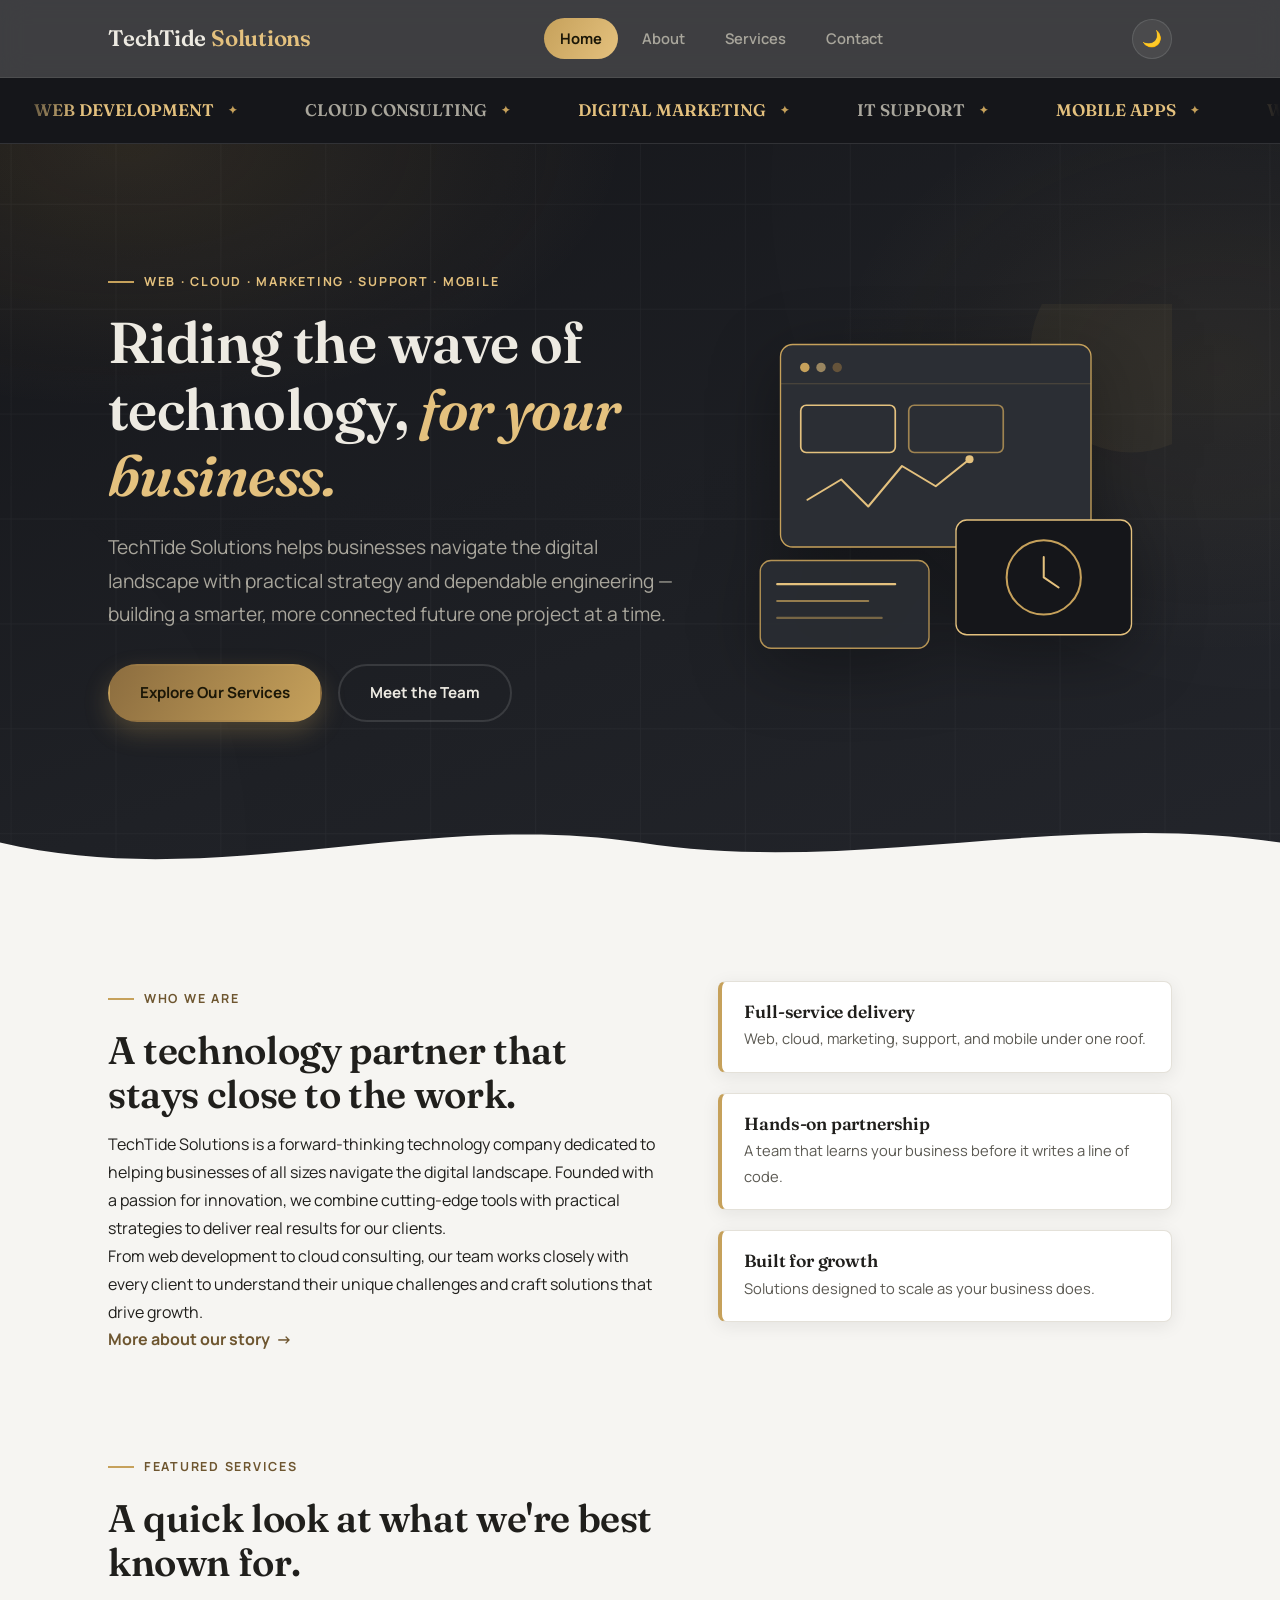
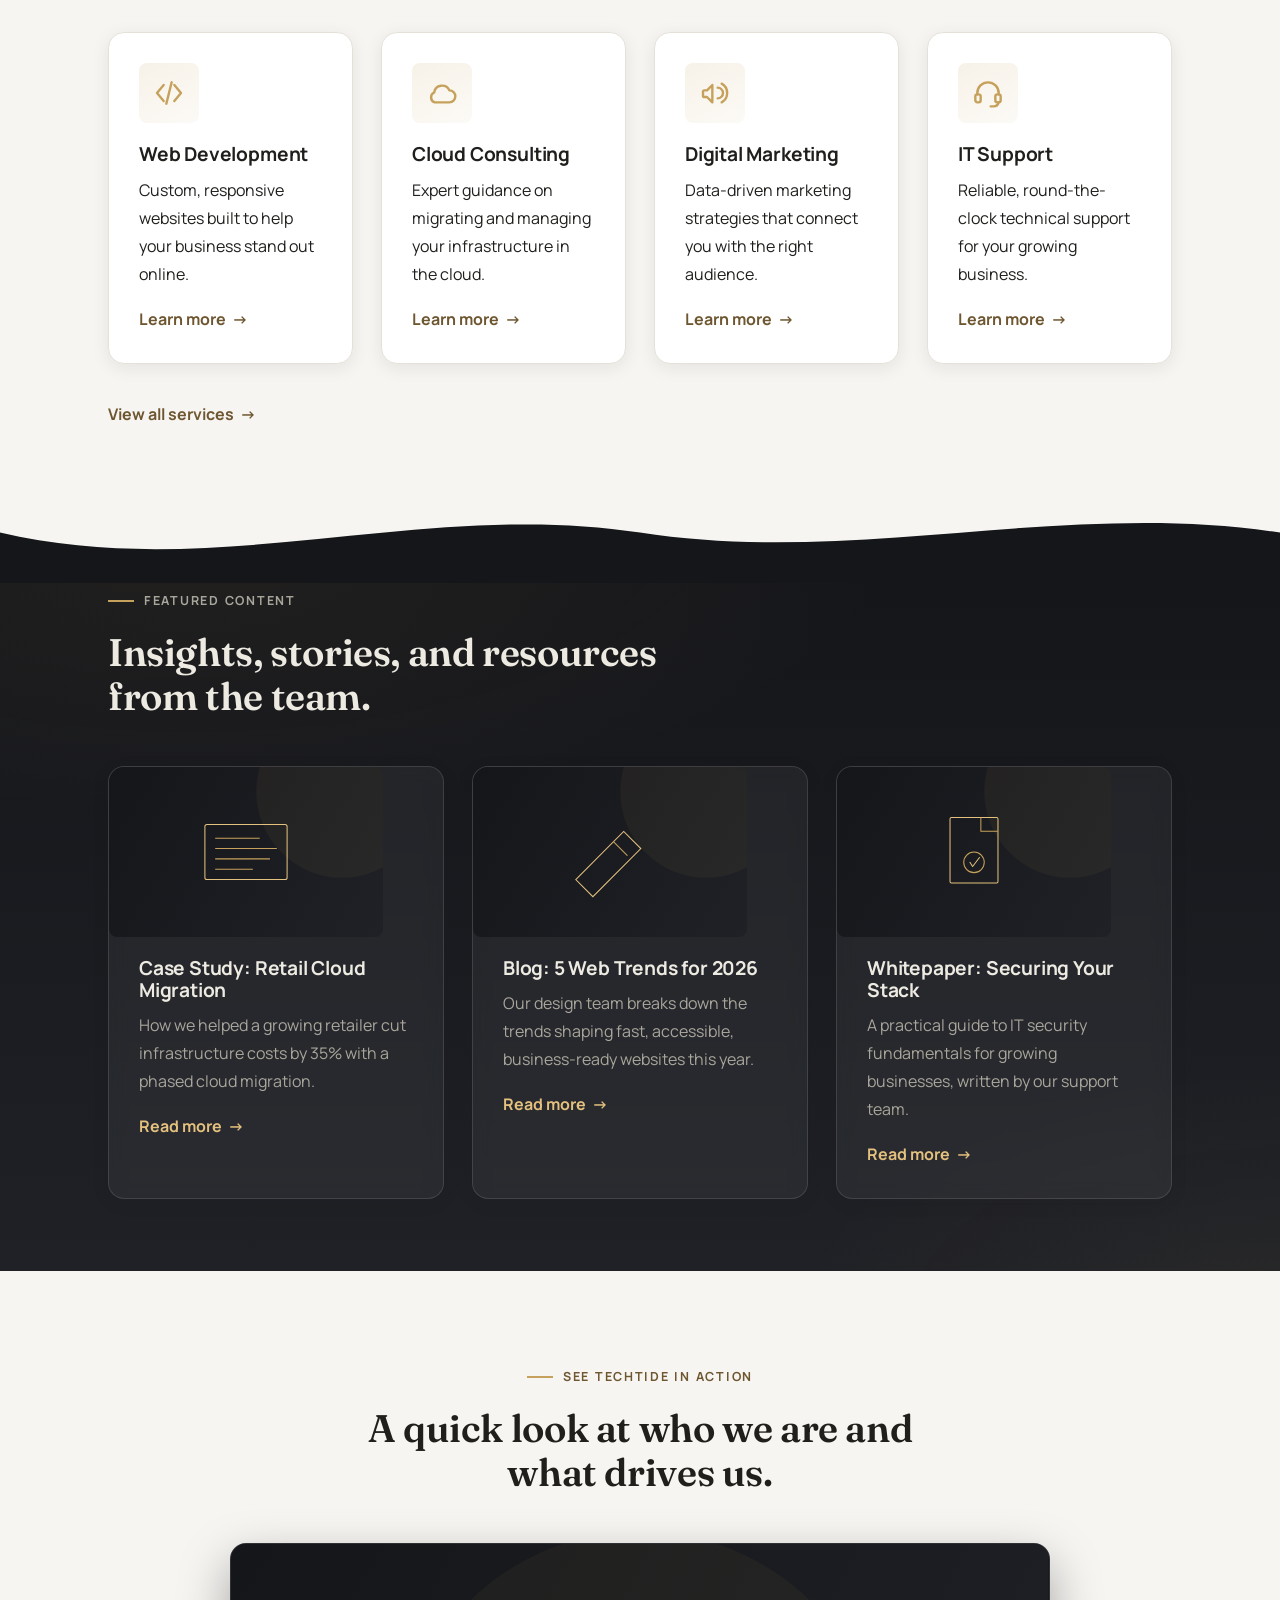
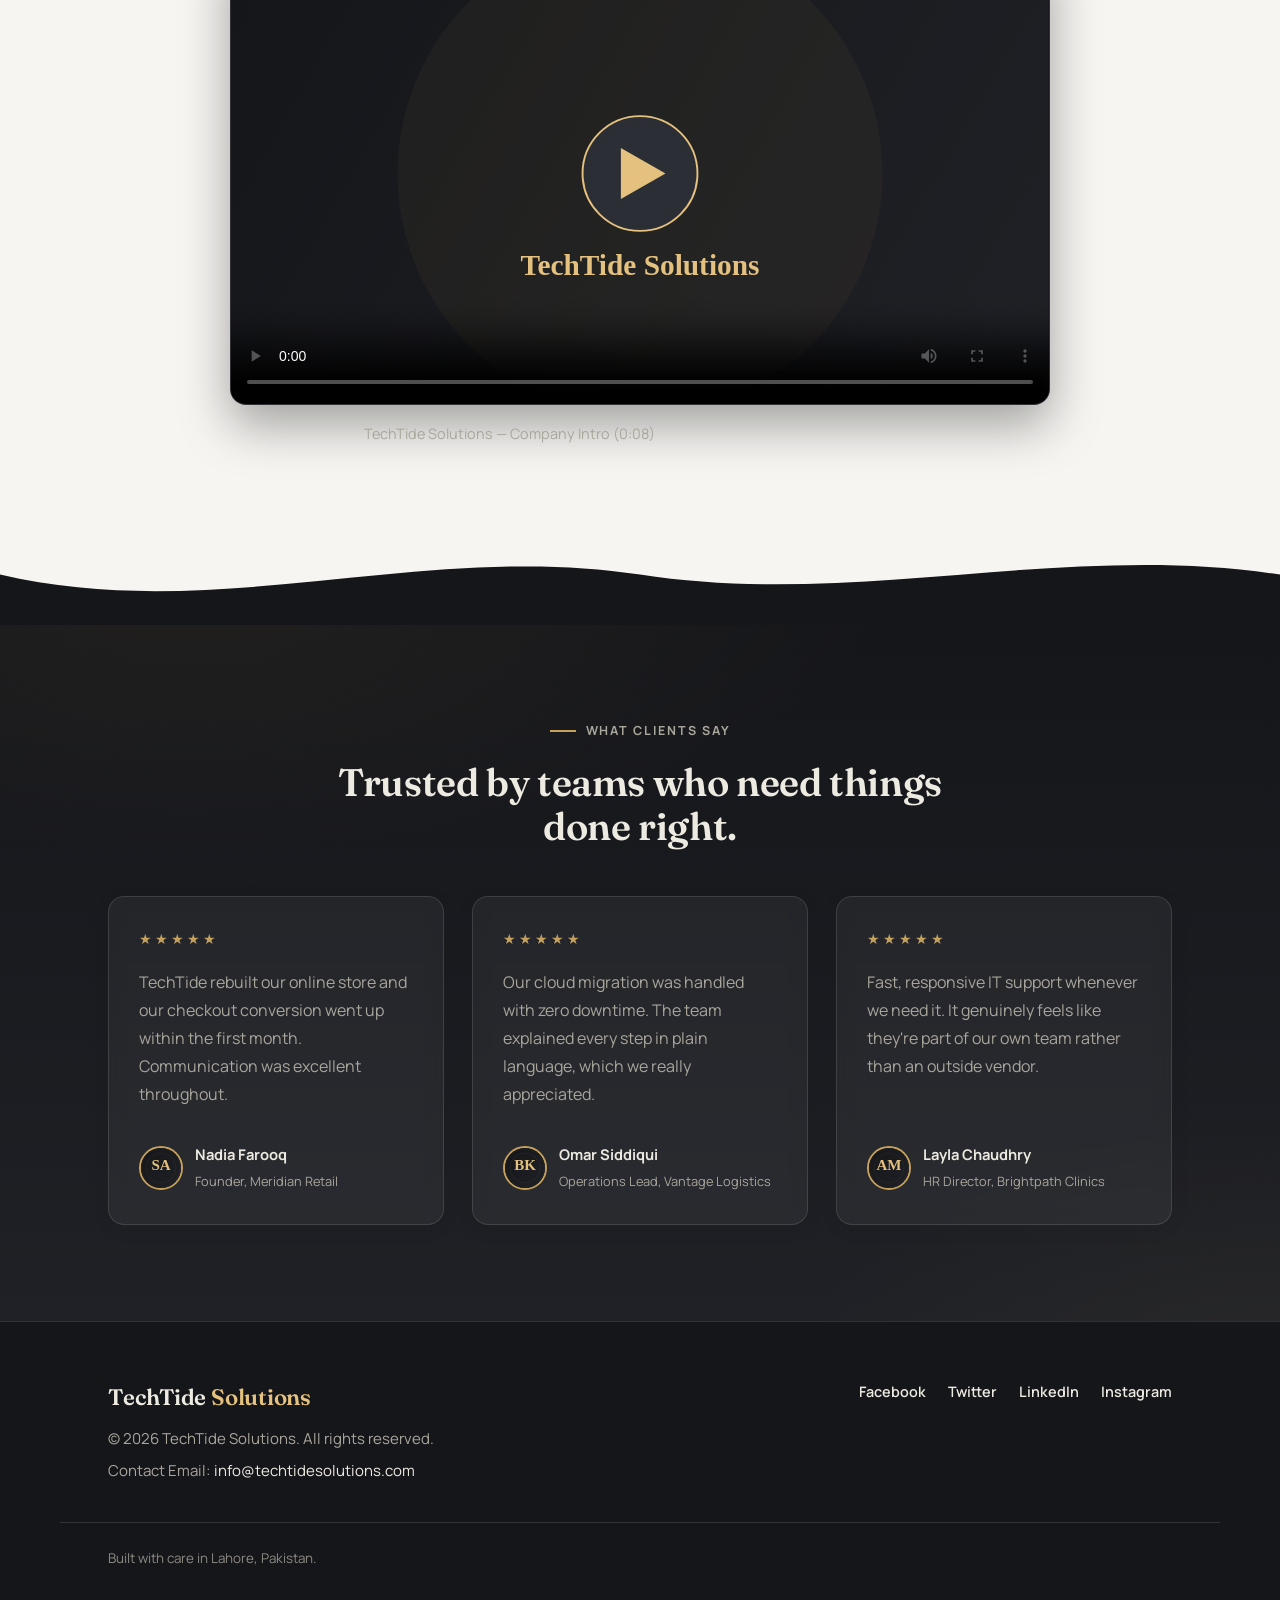
<file: index.html>
<!DOCTYPE html>
<html lang="en">
<head>
    <meta charset="UTF-8">
    <meta name="viewport" content="width=device-width, initial-scale=1.0">
    <title>TechTide Solutions | Home</title>
    <link rel="stylesheet" href="css/style.css">
</head>
<body id="top">

    <div id="scroll-progress"></div>

    <header class="site-header">
        <div class="header-inner">
            <a href="index.html" class="brand">TechTide <span>Solutions</span></a>

            <input type="checkbox" id="nav-toggle" class="nav-toggle">
            <label for="nav-toggle" class="nav-toggle-label" aria-label="Toggle menu"><span></span></label>

            <nav>
                <ul>
                    <li><a href="index.html" class="active">Home</a></li>
                    <li><a href="about.html">About</a></li>
                    <li><a href="services.html">Services</a></li>
                    <li><a href="contact.html">Contact</a></li>
                </ul>
            </nav>

            <div class="nav-actions">
                <button type="button" id="theme-toggle" aria-label="Switch to light mode">&#127769;</button>
            </div>
        </div>
    </header>

    <div class="marquee" aria-hidden="true">
        <div class="marquee-track">
            <span class="hl">WEB DEVELOPMENT</span><span>CLOUD CONSULTING</span><span class="hl">DIGITAL MARKETING</span><span>IT SUPPORT</span><span class="hl">MOBILE APPS</span>
            <span class="hl">WEB DEVELOPMENT</span><span>CLOUD CONSULTING</span><span class="hl">DIGITAL MARKETING</span><span>IT SUPPORT</span><span class="hl">MOBILE APPS</span>
        </div>
    </div>

    <main>

        <section class="hero">
            <div class="hero-inner">
                <div class="hero-grid">
                    <div class="reveal reveal-left">
                        <p class="eyebrow">Web &middot; Cloud &middot; Marketing &middot; Support &middot; Mobile</p>
                        <h1>Riding the wave of technology, <em>for your business.</em></h1>
                        <p class="lead">
                            TechTide Solutions helps businesses navigate the digital landscape with
                            practical strategy and dependable engineering &mdash; building a smarter,
                            more connected future one project at a time.
                        </p>
                        <div class="actions">
                            <a href="services.html" class="btn btn-primary">Explore Our Services</a>
                            <a href="about.html" class="btn btn-ghost">Meet the Team</a>
                        </div>
                    </div>
                    <img src="images/hero/hero-web.svg" alt="Illustration of a web dashboard and analytics representing TechTide's development work" class="hero-art reveal reveal-right">
                </div>
            </div>
            <svg class="wave wave--to-light" viewBox="0 0 1440 100" preserveAspectRatio="none" xmlns="http://www.w3.org/2000/svg" aria-hidden="true">
                <path d="M0,40 C240,100 480,0 720,40 C960,80 1200,0 1440,40 L1440,100 L0,100 Z"></path>
            </svg>
        </section>

        <section class="band band-light">
            <div class="wrap">
                <div class="split">
                    <div class="reveal reveal-left">
                        <p class="eyebrow">Who we are</p>
                        <h2>A technology partner that stays close to the work.</h2>
                        <p>
                            TechTide Solutions is a forward-thinking technology company dedicated to
                            helping businesses of all sizes navigate the digital landscape. Founded
                            with a passion for innovation, we combine cutting-edge tools with
                            practical strategies to deliver real results for our clients.
                        </p>
                        <p>
                            From web development to cloud consulting, our team works closely with
                            every client to understand their unique challenges and craft solutions
                            that drive growth.
                        </p>
                        <a href="about.html" class="text-link">More about our story</a>
                    </div>
                    <div class="stat-list reveal reveal-right">
                        <div class="stat">
                            <h4>Full-service delivery</h4>
                            <p>Web, cloud, marketing, support, and mobile under one roof.</p>
                        </div>
                        <div class="stat">
                            <h4>Hands-on partnership</h4>
                            <p>A team that learns your business before it writes a line of code.</p>
                        </div>
                        <div class="stat">
                            <h4>Built for growth</h4>
                            <p>Solutions designed to scale as your business does.</p>
                        </div>
                    </div>
                </div>
            </div>
        </section>

        <section class="band band-light band-tight" style="padding-top:0;">
            <div class="wrap">
                <div class="band-header reveal">
                    <p class="eyebrow">Featured services</p>
                    <h2>A quick look at what we're best known for.</h2>
                </div>

                <div class="grid grid-4 reveal reveal-group">
                    <article class="card service-card">
                        <div class="icon-badge">
                            <svg viewBox="0 0 24 24" fill="none" stroke="currentColor" stroke-width="1.8" stroke-linecap="round" stroke-linejoin="round" class="svc-icon" role="img" aria-label="Web Development icon"><polyline points="8 6 3 12 8 18"></polyline><polyline points="16 6 21 12 16 18"></polyline><line x1="14" y1="4" x2="10" y2="20"></line></svg>
                        </div>
                        <h3>Web Development</h3>
                        <p>Custom, responsive websites built to help your business stand out online.</p>
                        <a href="services.html" class="text-link">Learn more</a>
                    </article>
                    <article class="card service-card">
                        <div class="icon-badge">
                            <svg viewBox="0 0 24 24" fill="none" stroke="currentColor" stroke-width="1.8" stroke-linecap="round" stroke-linejoin="round" class="svc-icon" role="img" aria-label="Cloud Consulting icon"><path d="M17.5 19a4.5 4.5 0 0 0 0-9 6 6 0 0 0-11.4 1.6A4 4 0 0 0 6.5 19h11z"></path></svg>
                        </div>
                        <h3>Cloud Consulting</h3>
                        <p>Expert guidance on migrating and managing your infrastructure in the cloud.</p>
                        <a href="services.html" class="text-link">Learn more</a>
                    </article>
                    <article class="card service-card">
                        <div class="icon-badge">
                            <svg viewBox="0 0 24 24" fill="none" stroke="currentColor" stroke-width="1.8" stroke-linecap="round" stroke-linejoin="round" class="svc-icon" role="img" aria-label="Digital Marketing icon"><path d="M3 11v3a1 1 0 0 0 1 1h2l4 4V6L6 10H4a1 1 0 0 0-1 1z"></path><path d="M14 8a4 4 0 0 1 0 8"></path><path d="M17 5a8 8 0 0 1 0 14"></path></svg>
                        </div>
                        <h3>Digital Marketing</h3>
                        <p>Data-driven marketing strategies that connect you with the right audience.</p>
                        <a href="services.html" class="text-link">Learn more</a>
                    </article>
                    <article class="card service-card">
                        <div class="icon-badge">
                            <svg viewBox="0 0 24 24" fill="none" stroke="currentColor" stroke-width="1.8" stroke-linecap="round" stroke-linejoin="round" class="svc-icon" role="img" aria-label="IT Support icon"><path d="M4 13v-1a8 8 0 0 1 16 0v1"></path><rect x="2.5" y="13" width="4" height="6" rx="1.5"></rect><rect x="17.5" y="13" width="4" height="6" rx="1.5"></rect><path d="M20 19a4 4 0 0 1-4 3h-2"></path></svg>
                        </div>
                        <h3>IT Support</h3>
                        <p>Reliable, round-the-clock technical support for your growing business.</p>
                        <a href="services.html" class="text-link">Learn more</a>
                    </article>
                </div>

                <p style="margin-top:36px;"><a href="services.html" class="text-link">View all services</a></p>
            </div>
        </section>

        <svg class="wave wave--to-dark" viewBox="0 0 1440 100" preserveAspectRatio="none" xmlns="http://www.w3.org/2000/svg" aria-hidden="true">
            <path d="M0,40 C240,100 480,0 720,40 C960,80 1200,0 1440,40 L1440,100 L0,100 Z"></path>
        </svg>

        <section class="band band-dark band-tight" style="padding-top:0;">
            <div class="wrap">
                <div class="band-header reveal">
                    <p class="eyebrow">Featured content</p>
                    <h2>Insights, stories, and resources from the team.</h2>
                </div>

                <div class="grid grid-3 reveal reveal-group">
                    <article class="card content-card">
                        <img src="images/gallery/featured-case-study.svg" alt="Case study thumbnail" class="card-img">
                        <h3>Case Study: Retail Cloud Migration</h3>
                        <p>How we helped a growing retailer cut infrastructure costs by 35% with a phased cloud migration.</p>
                        <a href="services.html" class="text-link">Read more</a>
                    </article>
                    <article class="card content-card">
                        <img src="images/gallery/featured-blog.svg" alt="Blog article thumbnail" class="card-img">
                        <h3>Blog: 5 Web Trends for 2026</h3>
                        <p>Our design team breaks down the trends shaping fast, accessible, business-ready websites this year.</p>
                        <a href="services.html" class="text-link">Read more</a>
                    </article>
                    <article class="card content-card">
                        <img src="images/gallery/featured-whitepaper.svg" alt="Whitepaper thumbnail" class="card-img">
                        <h3>Whitepaper: Securing Your Stack</h3>
                        <p>A practical guide to IT security fundamentals for growing businesses, written by our support team.</p>
                        <a href="services.html" class="text-link">Read more</a>
                    </article>
                </div>
            </div>
        </section>

        <section class="band band-light">
            <div class="wrap">
                <div class="band-header center reveal">
                    <p class="eyebrow">See TechTide in action</p>
                    <h2>A quick look at who we are and what drives us.</h2>
                </div>
                <div class="video-wrapper reveal">
                    <video class="intro-video" controls poster="images/company-intro-poster.svg">
                        <source src="videos/company-intro.mp4" type="video/mp4">
                        Your browser does not support the video tag. You can
                        <a href="videos/company-intro.mp4">download the video</a> instead.
                    </video>
                    <p class="video-caption">TechTide Solutions &mdash; Company Intro (0:08)</p>
                </div>
            </div>
        </section>

        <svg class="wave wave--to-dark" viewBox="0 0 1440 100" preserveAspectRatio="none" xmlns="http://www.w3.org/2000/svg" aria-hidden="true">
            <path d="M0,40 C240,100 480,0 720,40 C960,80 1200,0 1440,40 L1440,100 L0,100 Z"></path>
        </svg>

        <section class="band band-dark">
            <div class="wrap">
                <div class="band-header center reveal">
                    <p class="eyebrow">What clients say</p>
                    <h2>Trusted by teams who need things done right.</h2>
                </div>

                <div class="grid grid-3 reveal reveal-group">
                    <article class="card testimonial-card">
                        <span class="stars">&#9733;&#9733;&#9733;&#9733;&#9733;</span>
                        <p>TechTide rebuilt our online store and our checkout conversion went up within the first month. Communication was excellent throughout.</p>
                        <div class="person">
                            <img src="images/team-sara.svg" alt="">
                            <div><strong>Nadia Farooq</strong><span>Founder, Meridian Retail</span></div>
                        </div>
                    </article>
                    <article class="card testimonial-card">
                        <span class="stars">&#9733;&#9733;&#9733;&#9733;&#9733;</span>
                        <p>Our cloud migration was handled with zero downtime. The team explained every step in plain language, which we really appreciated.</p>
                        <div class="person">
                            <img src="images/team-bilal.svg" alt="">
                            <div><strong>Omar Siddiqui</strong><span>Operations Lead, Vantage Logistics</span></div>
                        </div>
                    </article>
                    <article class="card testimonial-card">
                        <span class="stars">&#9733;&#9733;&#9733;&#9733;&#9733;</span>
                        <p>Fast, responsive IT support whenever we need it. It genuinely feels like they're part of our own team rather than an outside vendor.</p>
                        <div class="person">
                            <img src="images/team-ayesha.svg" alt="">
                            <div><strong>Layla Chaudhry</strong><span>HR Director, Brightpath Clinics</span></div>
                        </div>
                    </article>
                </div>
            </div>
        </section>

    </main>

    <footer>
        <div class="footer-inner">
            <div>
                <a href="index.html" class="brand">TechTide <span>Solutions</span></a>
                <p>&copy; 2026 TechTide Solutions. All rights reserved.</p>
                <p>Contact Email: <a href="mailto:info@techtidesolutions.com">info@techtidesolutions.com</a></p>
            </div>
            <nav>
                <ul>
                    <li><a href="https://www.facebook.com/techtidesolutions">Facebook</a></li>
                    <li><a href="https://www.twitter.com/techtidesolutions">Twitter</a></li>
                    <li><a href="https://www.linkedin.com/company/techtidesolutions">LinkedIn</a></li>
                    <li><a href="https://www.instagram.com/techtidesolutions">Instagram</a></li>
                </ul>
            </nav>
        </div>
        <p class="footer-bottom">Built with care in Lahore, Pakistan.</p>
    </footer>

    <a href="#top" class="back-to-top" aria-label="Back to top of page">&uarr;</a>

    <script src="js/site.js"></script>

</body>
</html>
</file>
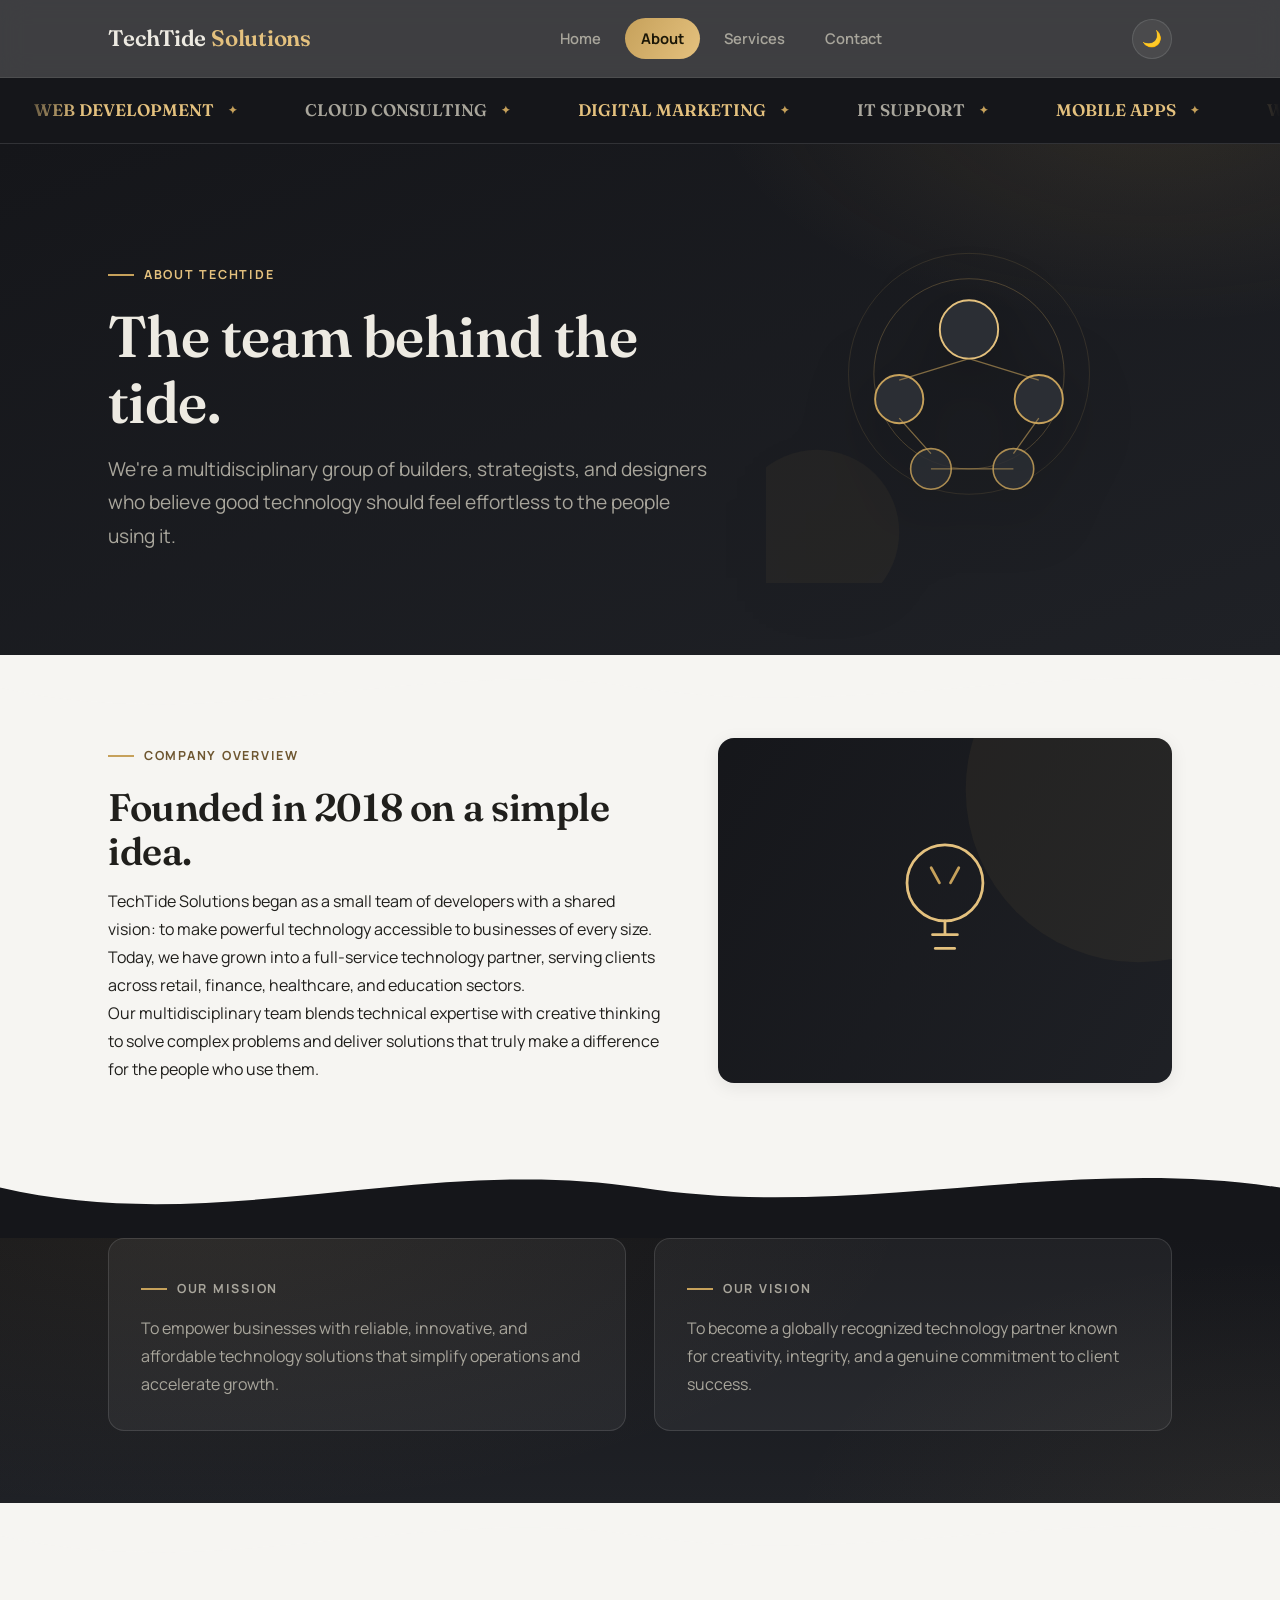
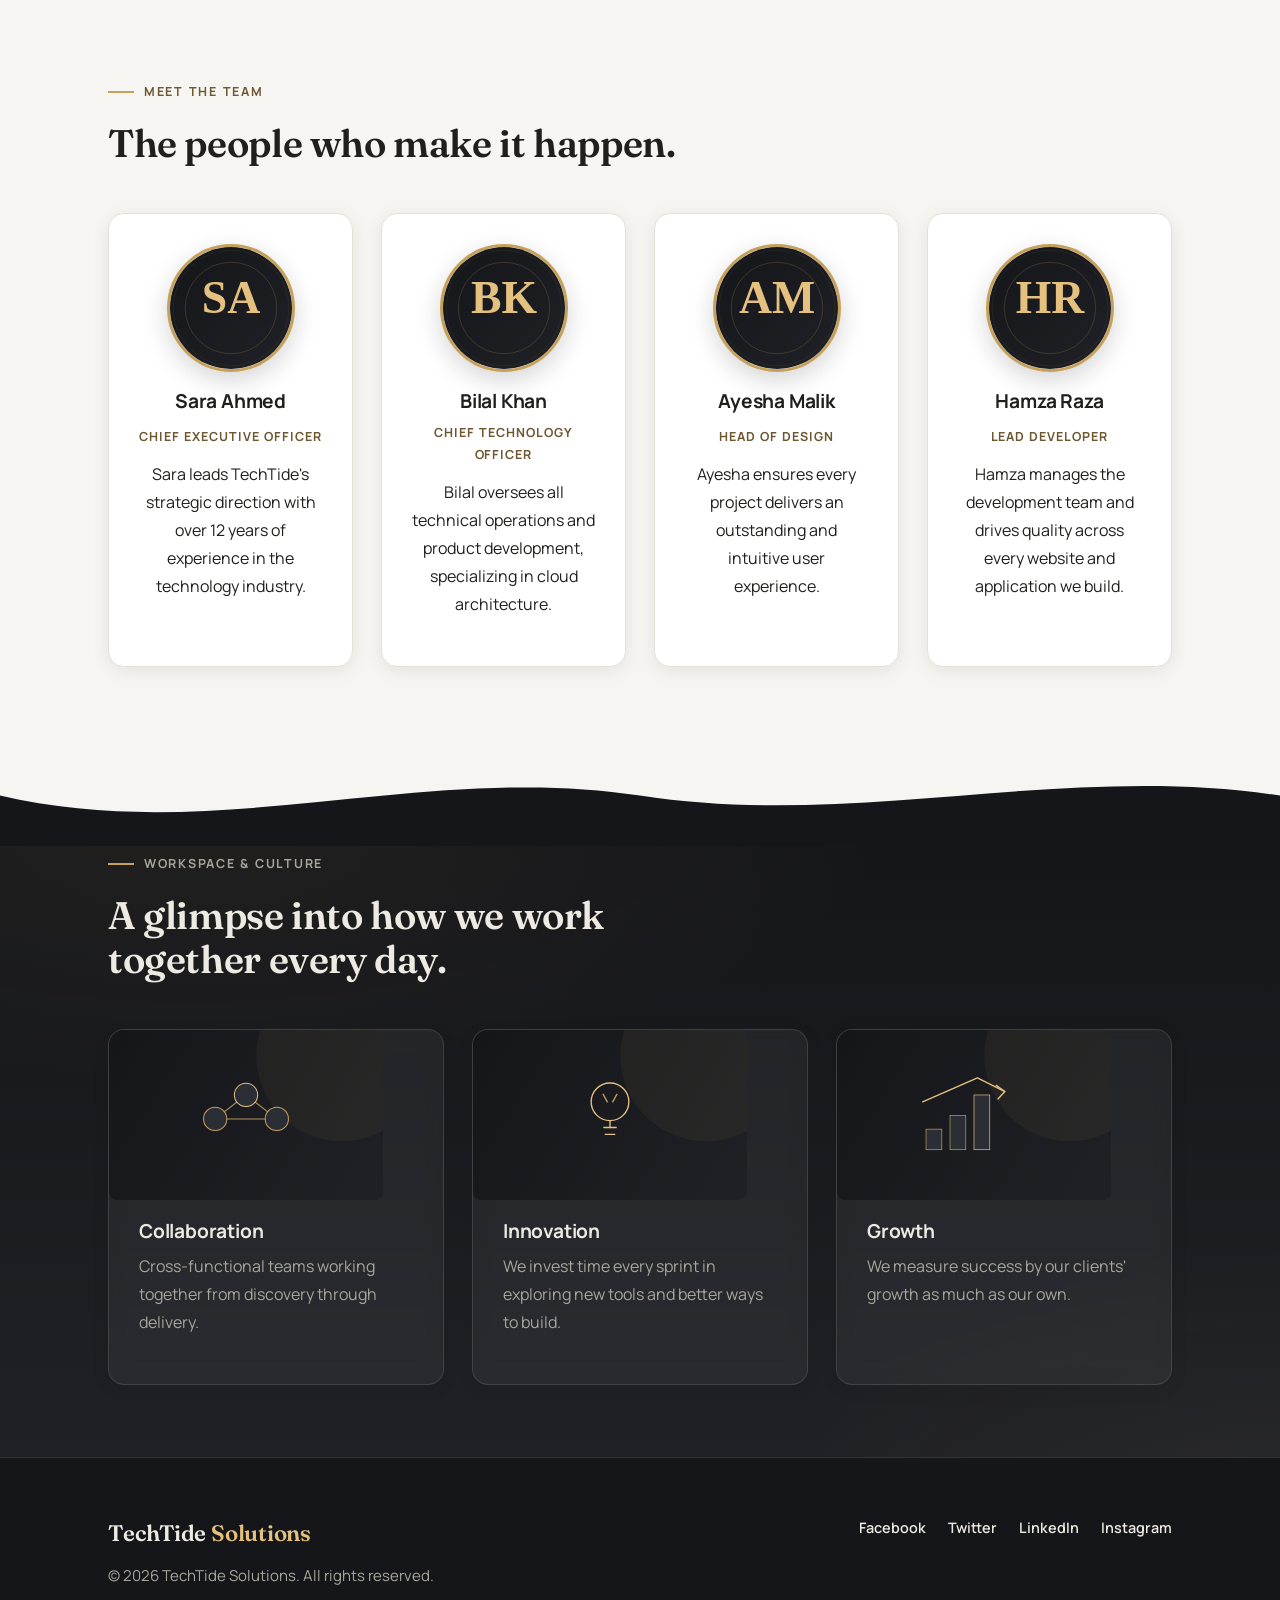
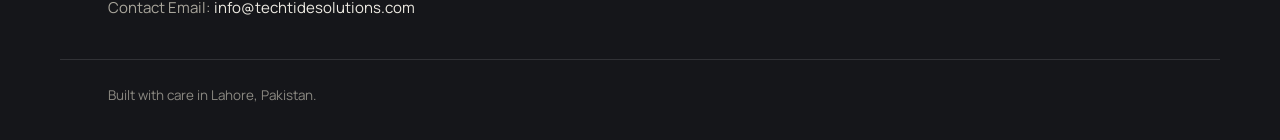
<file: about.html>
<!DOCTYPE html>
<html lang="en">
<head>
    <meta charset="UTF-8">
    <meta name="viewport" content="width=device-width, initial-scale=1.0">
    <title>TechTide Solutions | About</title>
    <link rel="stylesheet" href="css/style.css">
</head>
<body id="top">

    <div id="scroll-progress"></div>

    <header class="site-header">
        <div class="header-inner">
            <a href="index.html" class="brand">TechTide <span>Solutions</span></a>

            <input type="checkbox" id="nav-toggle" class="nav-toggle">
            <label for="nav-toggle" class="nav-toggle-label" aria-label="Toggle menu"><span></span></label>

            <nav>
                <ul>
                    <li><a href="index.html">Home</a></li>
                    <li><a href="about.html" class="active">About</a></li>
                    <li><a href="services.html">Services</a></li>
                    <li><a href="contact.html">Contact</a></li>
                </ul>
            </nav>

            <div class="nav-actions">
                <button type="button" id="theme-toggle" aria-label="Switch to light mode">&#127769;</button>
            </div>
        </div>
    </header>

    <div class="marquee" aria-hidden="true">
        <div class="marquee-track">
            <span class="hl">WEB DEVELOPMENT</span><span>CLOUD CONSULTING</span><span class="hl">DIGITAL MARKETING</span><span>IT SUPPORT</span><span class="hl">MOBILE APPS</span>
            <span class="hl">WEB DEVELOPMENT</span><span>CLOUD CONSULTING</span><span class="hl">DIGITAL MARKETING</span><span>IT SUPPORT</span><span class="hl">MOBILE APPS</span>
        </div>
    </div>

    <main>

        <section class="page-hero">
            <div class="wrap">
                <div class="hero-grid">
                    <div class="reveal reveal-left">
                        <p class="eyebrow">About TechTide</p>
                        <h1>The team behind the tide.</h1>
                        <p class="lead">
                            We're a multidisciplinary group of builders, strategists, and designers who
                            believe good technology should feel effortless to the people using it.
                        </p>
                    </div>
                    <img src="images/hero/hero-team.svg" alt="Illustration of a connected team representing TechTide's collaborative culture" class="page-hero-art reveal reveal-right">
                </div>
            </div>
        </section>

        <svg class="wave wave--to-light" viewBox="0 0 1440 100" preserveAspectRatio="none" xmlns="http://www.w3.org/2000/svg" aria-hidden="true">
            <path d="M0,40 C240,100 480,0 720,40 C960,80 1200,0 1440,40 L1440,100 L0,100 Z"></path>
        </svg>

        <section class="band band-light band-tight" style="padding-top:0;">
            <div class="wrap">
                <div class="split">
                    <div class="reveal reveal-left">
                        <p class="eyebrow">Company overview</p>
                        <h2>Founded in 2018 on a simple idea.</h2>
                        <p>
                            TechTide Solutions began as a small team of developers with a shared
                            vision: to make powerful technology accessible to businesses of every
                            size. Today, we have grown into a full-service technology partner,
                            serving clients across retail, finance, healthcare, and education sectors.
                        </p>
                        <p>
                            Our multidisciplinary team blends technical expertise with creative
                            thinking to solve complex problems and deliver solutions that truly make
                            a difference for the people who use them.
                        </p>
                    </div>
                    <img src="images/gallery/about-innovation.svg" alt="Illustration representing innovation" class="banner-img reveal reveal-right" style="height:100%; margin-bottom:0;">
                </div>
            </div>
        </section>

        <svg class="wave wave--to-dark" viewBox="0 0 1440 100" preserveAspectRatio="none" xmlns="http://www.w3.org/2000/svg" aria-hidden="true">
            <path d="M0,40 C240,100 480,0 720,40 C960,80 1200,0 1440,40 L1440,100 L0,100 Z"></path>
        </svg>

        <section class="band band-dark band-tight" style="padding-top:0;">
            <div class="wrap">
                <div class="pillars reveal reveal-group">
                    <div class="pillar">
                        <p class="eyebrow">Our mission</p>
                        <p>
                            To empower businesses with reliable, innovative, and affordable
                            technology solutions that simplify operations and accelerate growth.
                        </p>
                    </div>
                    <div class="pillar">
                        <p class="eyebrow">Our vision</p>
                        <p>
                            To become a globally recognized technology partner known for
                            creativity, integrity, and a genuine commitment to client success.
                        </p>
                    </div>
                </div>
            </div>
        </section>

        <svg class="wave wave--to-light" viewBox="0 0 1440 100" preserveAspectRatio="none" xmlns="http://www.w3.org/2000/svg" aria-hidden="true">
            <path d="M0,40 C240,100 480,0 720,40 C960,80 1200,0 1440,40 L1440,100 L0,100 Z"></path>
        </svg>

        <section class="band band-light">
            <div class="wrap">
                <div class="band-header reveal">
                    <p class="eyebrow">Meet the team</p>
                    <h2>The people who make it happen.</h2>
                </div>

                <div class="grid grid-4 reveal reveal-group">
                    <article class="card team-card">
                        <img src="images/team-sara.svg" alt="Photo of Sara Ahmed" class="avatar">
                        <h3>Sara Ahmed</h3>
                        <p class="role">Chief Executive Officer</p>
                        <p>
                            Sara leads TechTide's strategic direction with over 12 years of
                            experience in the technology industry.
                        </p>
                    </article>
                    <article class="card team-card">
                        <img src="images/team-bilal.svg" alt="Photo of Bilal Khan" class="avatar">
                        <h3>Bilal Khan</h3>
                        <p class="role">Chief Technology Officer</p>
                        <p>
                            Bilal oversees all technical operations and product development,
                            specializing in cloud architecture.
                        </p>
                    </article>
                    <article class="card team-card">
                        <img src="images/team-ayesha.svg" alt="Photo of Ayesha Malik" class="avatar">
                        <h3>Ayesha Malik</h3>
                        <p class="role">Head of Design</p>
                        <p>
                            Ayesha ensures every project delivers an outstanding and intuitive
                            user experience.
                        </p>
                    </article>
                    <article class="card team-card">
                        <img src="images/team-hamza.svg" alt="Photo of Hamza Raza" class="avatar">
                        <h3>Hamza Raza</h3>
                        <p class="role">Lead Developer</p>
                        <p>
                            Hamza manages the development team and drives quality across every
                            website and application we build.
                        </p>
                    </article>
                </div>
            </div>
        </section>

        <svg class="wave wave--to-dark" viewBox="0 0 1440 100" preserveAspectRatio="none" xmlns="http://www.w3.org/2000/svg" aria-hidden="true">
            <path d="M0,40 C240,100 480,0 720,40 C960,80 1200,0 1440,40 L1440,100 L0,100 Z"></path>
        </svg>

        <section class="band band-dark band-tight" style="padding-top:0;">
            <div class="wrap">
                <div class="band-header reveal">
                    <p class="eyebrow">Workspace &amp; culture</p>
                    <h2>A glimpse into how we work together every day.</h2>
                </div>

                <div class="grid grid-3 reveal reveal-group">
                    <article class="card culture-card">
                        <img src="images/gallery/about-collaboration.svg" alt="Illustration representing team collaboration" class="card-img">
                        <h3>Collaboration</h3>
                        <p>Cross-functional teams working together from discovery through delivery.</p>
                    </article>
                    <article class="card culture-card">
                        <img src="images/gallery/about-innovation.svg" alt="Illustration representing innovation" class="card-img">
                        <h3>Innovation</h3>
                        <p>We invest time every sprint in exploring new tools and better ways to build.</p>
                    </article>
                    <article class="card culture-card">
                        <img src="images/gallery/about-growth.svg" alt="Illustration representing growth" class="card-img">
                        <h3>Growth</h3>
                        <p>We measure success by our clients' growth as much as our own.</p>
                    </article>
                </div>
            </div>
        </section>

    </main>

    <footer>
        <div class="footer-inner">
            <div>
                <a href="index.html" class="brand">TechTide <span>Solutions</span></a>
                <p>&copy; 2026 TechTide Solutions. All rights reserved.</p>
                <p>Contact Email: <a href="mailto:info@techtidesolutions.com">info@techtidesolutions.com</a></p>
            </div>
            <nav>
                <ul>
                    <li><a href="https://www.facebook.com/techtidesolutions">Facebook</a></li>
                    <li><a href="https://www.twitter.com/techtidesolutions">Twitter</a></li>
                    <li><a href="https://www.linkedin.com/company/techtidesolutions">LinkedIn</a></li>
                    <li><a href="https://www.instagram.com/techtidesolutions">Instagram</a></li>
                </ul>
            </nav>
        </div>
        <p class="footer-bottom">Built with care in Lahore, Pakistan.</p>
    </footer>

    <a href="#top" class="back-to-top" aria-label="Back to top of page">&uarr;</a>

    <script src="js/site.js"></script>

</body>
</html>
</file>
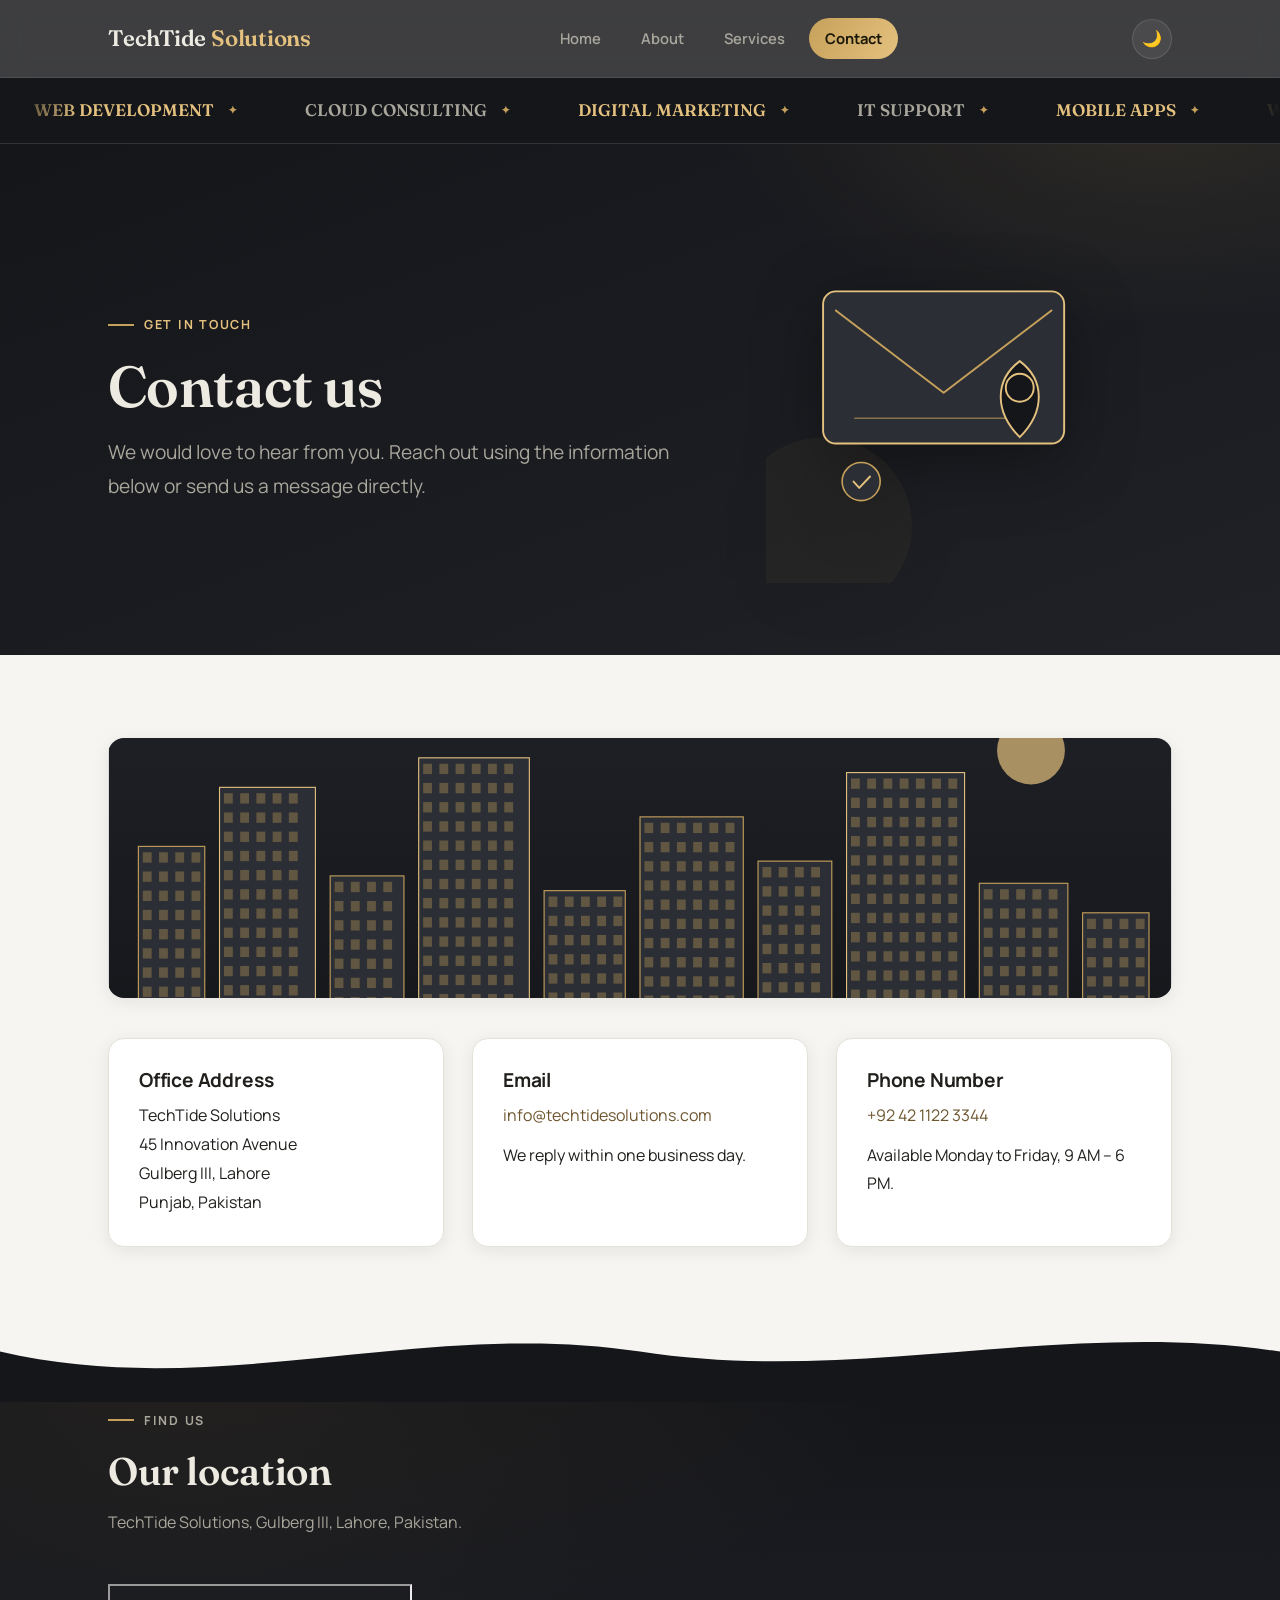
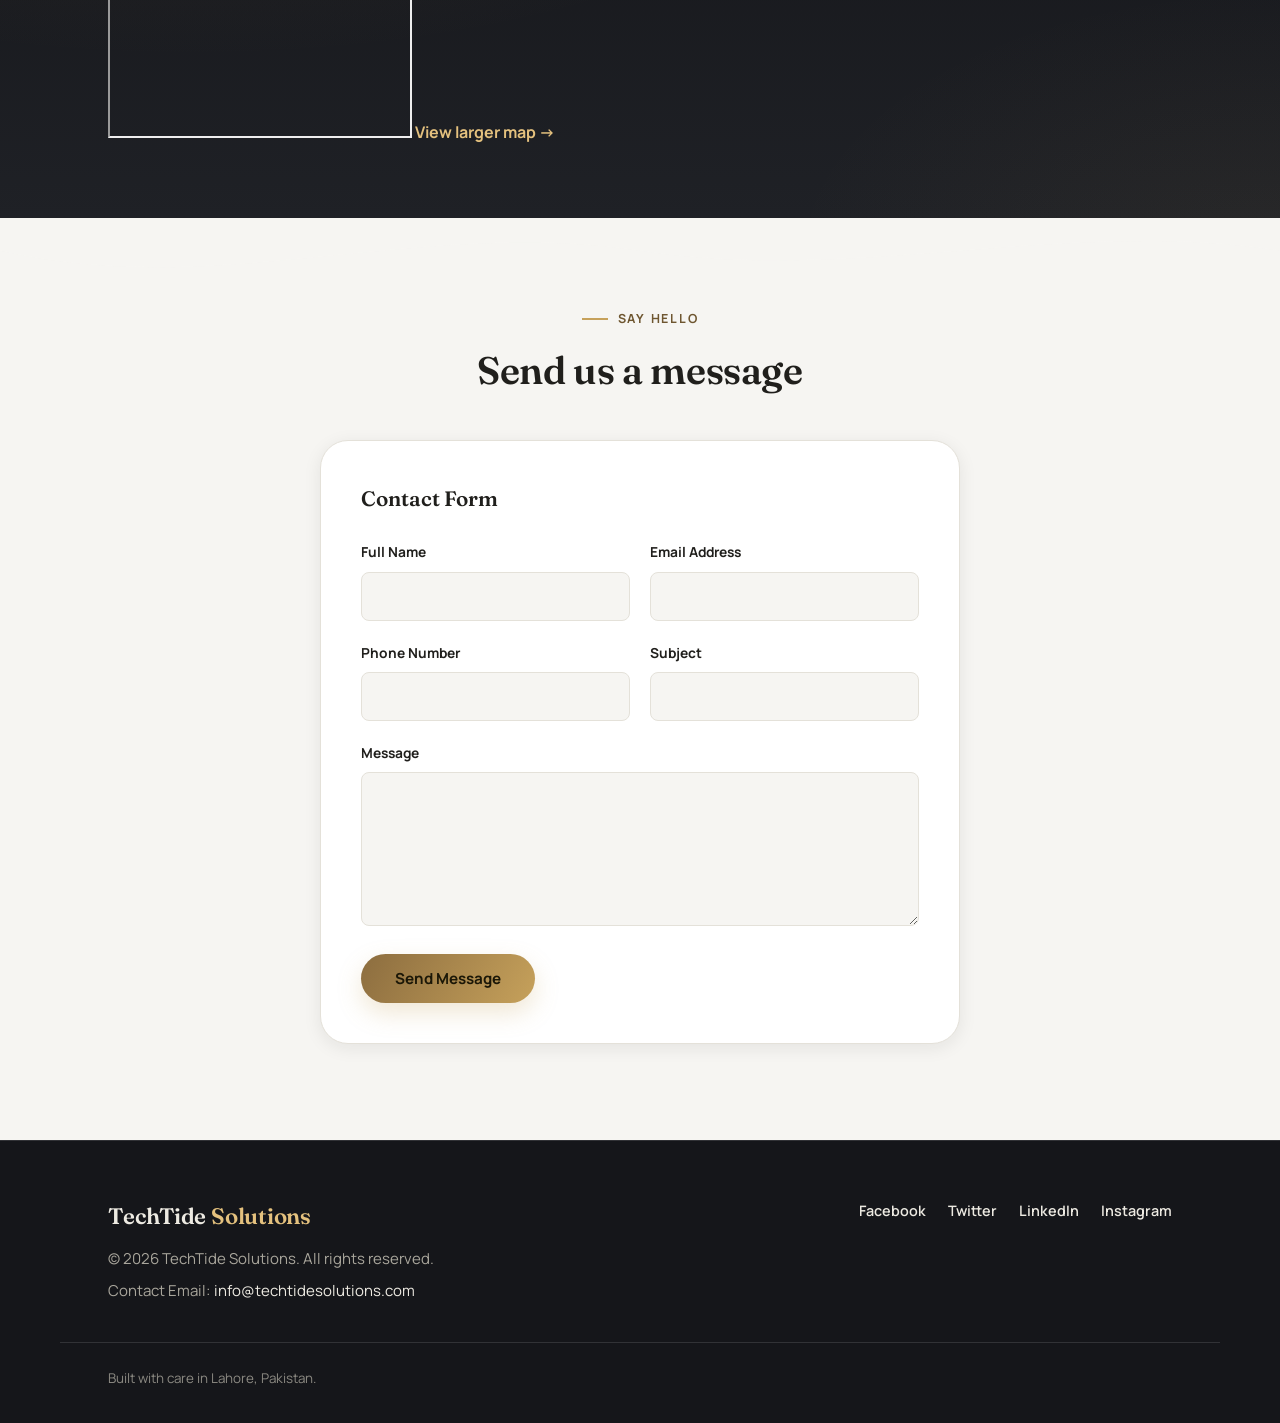
<file: contact.html>
<!DOCTYPE html>
<html lang="en">
<head>
    <meta charset="UTF-8">
    <meta name="viewport" content="width=device-width, initial-scale=1.0">
    <title>TechTide Solutions | Contact</title>
    <link rel="stylesheet" href="css/style.css">
</head>
<body id="top">

    <div id="scroll-progress"></div>

    <header class="site-header">
        <div class="header-inner">
            <a href="index.html" class="brand">TechTide <span>Solutions</span></a>

            <input type="checkbox" id="nav-toggle" class="nav-toggle">
            <label for="nav-toggle" class="nav-toggle-label" aria-label="Toggle menu"><span></span></label>

            <nav>
                <ul>
                    <li><a href="index.html">Home</a></li>
                    <li><a href="about.html">About</a></li>
                    <li><a href="services.html">Services</a></li>
                    <li><a href="contact.html" class="active">Contact</a></li>
                </ul>
            </nav>

            <div class="nav-actions">
                <button type="button" id="theme-toggle" aria-label="Switch to light mode">&#127769;</button>
            </div>
        </div>
    </header>

    <div class="marquee" aria-hidden="true">
        <div class="marquee-track">
            <span class="hl">WEB DEVELOPMENT</span><span>CLOUD CONSULTING</span><span class="hl">DIGITAL MARKETING</span><span>IT SUPPORT</span><span class="hl">MOBILE APPS</span>
            <span class="hl">WEB DEVELOPMENT</span><span>CLOUD CONSULTING</span><span class="hl">DIGITAL MARKETING</span><span>IT SUPPORT</span><span class="hl">MOBILE APPS</span>
        </div>
    </div>

    <main>

        <section class="page-hero">
            <div class="wrap">
                <div class="hero-grid">
                    <div class="reveal reveal-left">
                        <p class="eyebrow">Get in touch</p>
                        <h1>Contact us</h1>
                        <p class="lead">
                            We would love to hear from you. Reach out using the information below or
                            send us a message directly.
                        </p>
                    </div>
                    <img src="images/hero/hero-contact.svg" alt="Illustration of a message and location pin representing how to reach TechTide" class="page-hero-art reveal reveal-right">
                </div>
            </div>
        </section>

        <svg class="wave wave--to-light" viewBox="0 0 1440 100" preserveAspectRatio="none" xmlns="http://www.w3.org/2000/svg" aria-hidden="true">
            <path d="M0,40 C240,100 480,0 720,40 C960,80 1200,0 1440,40 L1440,100 L0,100 Z"></path>
        </svg>

        <section class="band band-light band-tight" style="padding-top:0;">
            <div class="wrap">
                <img src="images/office-building.svg" alt="Illustration of the TechTide Solutions office skyline" class="banner-img reveal">

                <div class="grid grid-3 reveal reveal-group">
                    <article class="card contact-card">
                        <h3>Office Address</h3>
                        <address>
                            TechTide Solutions<br>
                            45 Innovation Avenue<br>
                            Gulberg III, Lahore<br>
                            Punjab, Pakistan
                        </address>
                    </article>
                    <article class="card contact-card">
                        <h3>Email</h3>
                        <p><a href="mailto:info@techtidesolutions.com">info@techtidesolutions.com</a></p>
                        <p>We reply within one business day.</p>
                    </article>
                    <article class="card contact-card">
                        <h3>Phone Number</h3>
                        <p><a href="tel:+924211223344">+92 42 1122 3344</a></p>
                        <p>Available Monday to Friday, 9 AM &ndash; 6 PM.</p>
                    </article>
                </div>
            </div>
        </section>

        <svg class="wave wave--to-dark" viewBox="0 0 1440 100" preserveAspectRatio="none" xmlns="http://www.w3.org/2000/svg" aria-hidden="true">
            <path d="M0,40 C240,100 480,0 720,40 C960,80 1200,0 1440,40 L1440,100 L0,100 Z"></path>
        </svg>

        <section class="band band-dark band-tight" style="padding-top:0;">
            <div class="wrap">
                <div class="band-header reveal">
                    <p class="eyebrow">Find us</p>
                    <h2>Our location</h2>
                    <p>TechTide Solutions, Gulberg III, Lahore, Pakistan.</p>
                </div>
                <iframe class="reveal"
                    class="map-frame"
                    title="TechTide Solutions Office Location Map"
                    src="https://www.openstreetmap.org/export/embed.html?bbox=74.3400%2C31.5000%2C74.3700%2C31.5300&amp;layer=mapnik&amp;marker=31.5150%2C74.3550"
                    scrolling="no">
                </iframe>
                <a href="https://www.openstreetmap.org/?mlat=31.5150&amp;mlon=74.3550#map=15/31.5150/74.3550" class="text-link map-link">
                    View larger map
                </a>
            </div>
        </section>

        <svg class="wave wave--to-light" viewBox="0 0 1440 100" preserveAspectRatio="none" xmlns="http://www.w3.org/2000/svg" aria-hidden="true">
            <path d="M0,40 C240,100 480,0 720,40 C960,80 1200,0 1440,40 L1440,100 L0,100 Z"></path>
        </svg>

        <section class="band band-light" style="padding-top:0;">
            <div class="wrap">
                <div class="band-header center reveal">
                    <p class="eyebrow">Say hello</p>
                    <h2>Send us a message</h2>
                </div>

                <form action="#" method="post" class="form-card reveal">
                    <fieldset>
                        <legend>Contact Form</legend>

                        <div class="field-row">
                            <div class="field">
                                <label for="name">Full Name</label>
                                <input type="text" id="name" name="name" required>
                            </div>
                            <div class="field">
                                <label for="email">Email Address</label>
                                <input type="email" id="email" name="email" required>
                            </div>
                        </div>

                        <div class="field-row">
                            <div class="field">
                                <label for="phone">Phone Number</label>
                                <input type="tel" id="phone" name="phone">
                            </div>
                            <div class="field">
                                <label for="subject">Subject</label>
                                <input type="text" id="subject" name="subject">
                            </div>
                        </div>

                        <div class="field">
                            <label for="message">Message</label>
                            <textarea id="message" name="message" rows="6" required></textarea>
                        </div>

                        <button type="submit">Send Message</button>
                    </fieldset>
                </form>
            </div>
        </section>

    </main>

    <footer>
        <div class="footer-inner">
            <div>
                <a href="index.html" class="brand">TechTide <span>Solutions</span></a>
                <p>&copy; 2026 TechTide Solutions. All rights reserved.</p>
                <p>Contact Email: <a href="mailto:info@techtidesolutions.com">info@techtidesolutions.com</a></p>
            </div>
            <nav>
                <ul>
                    <li><a href="https://www.facebook.com/techtidesolutions">Facebook</a></li>
                    <li><a href="https://www.twitter.com/techtidesolutions">Twitter</a></li>
                    <li><a href="https://www.linkedin.com/company/techtidesolutions">LinkedIn</a></li>
                    <li><a href="https://www.instagram.com/techtidesolutions">Instagram</a></li>
                </ul>
            </nav>
        </div>
        <p class="footer-bottom">Built with care in Lahore, Pakistan.</p>
    </footer>

    <a href="#top" class="back-to-top" aria-label="Back to top of page">&uarr;</a>

    <script src="js/site.js"></script>

</body>
</html>
</file>
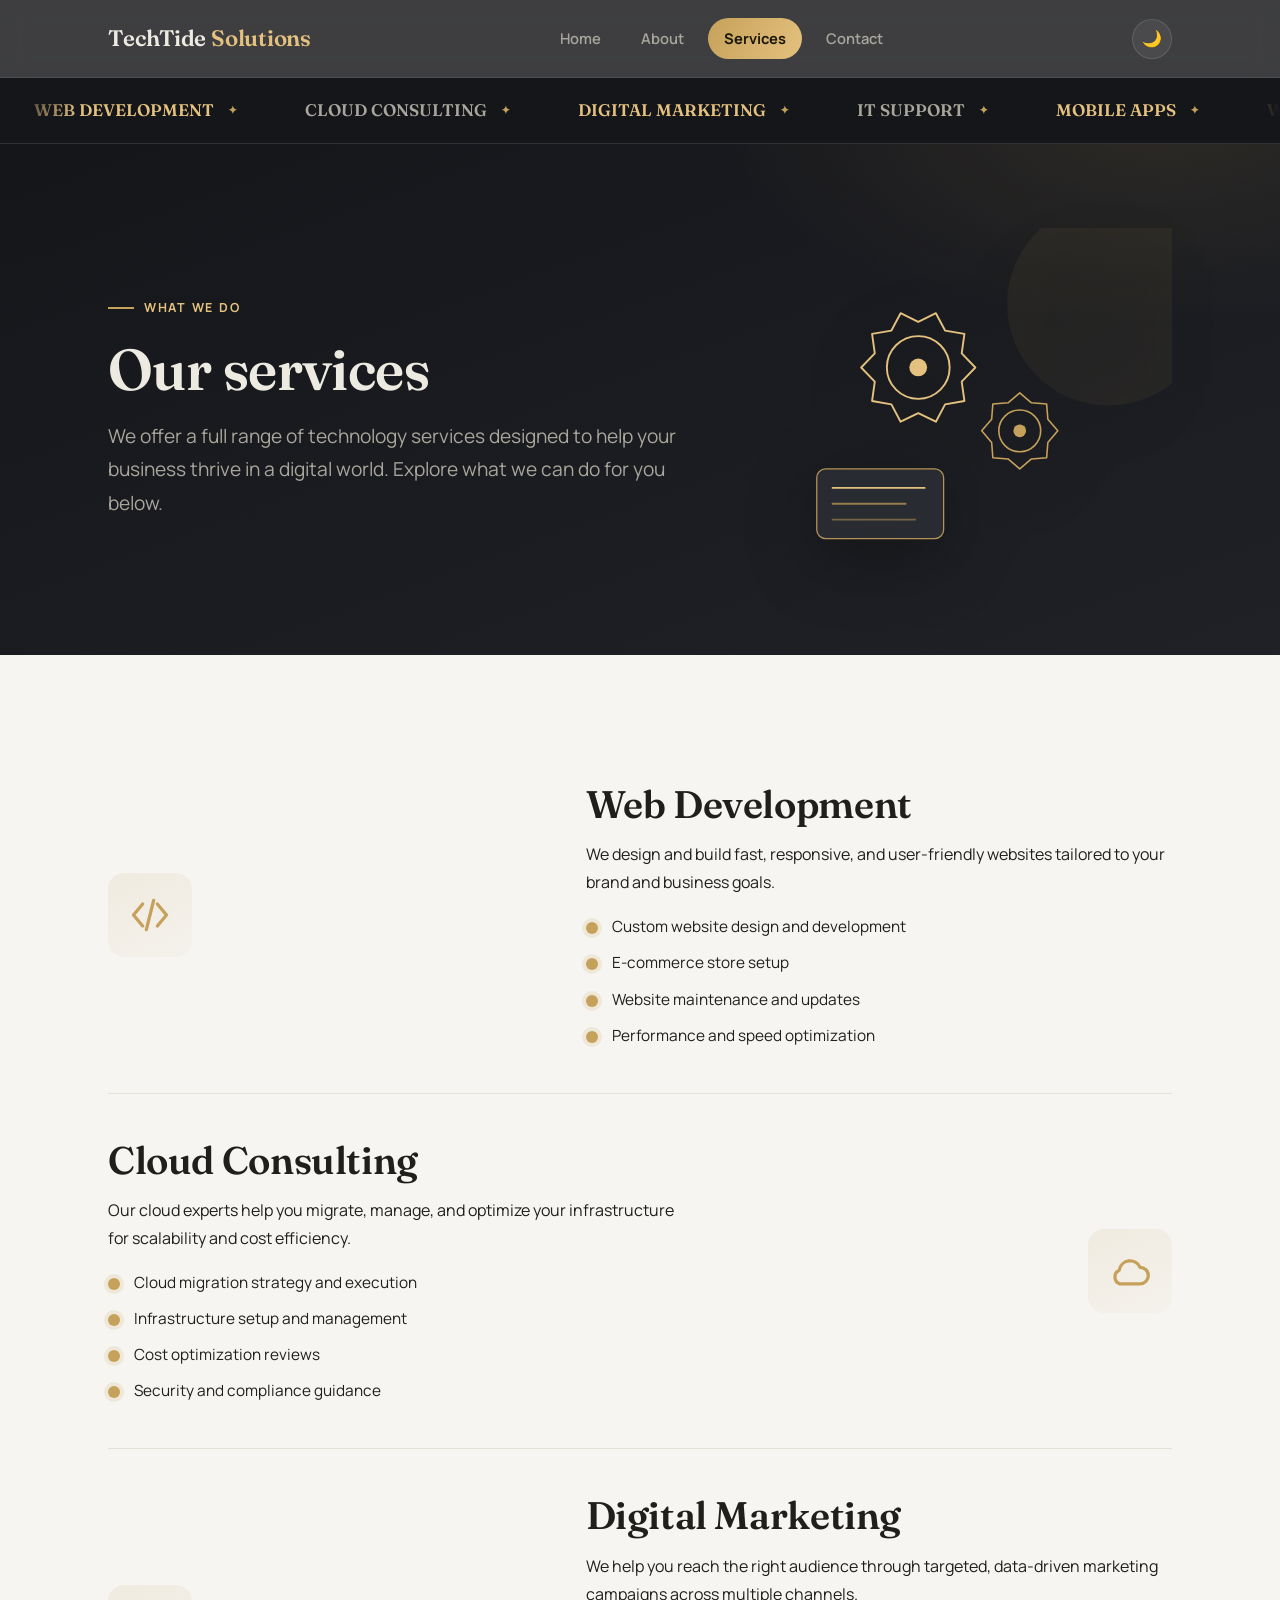
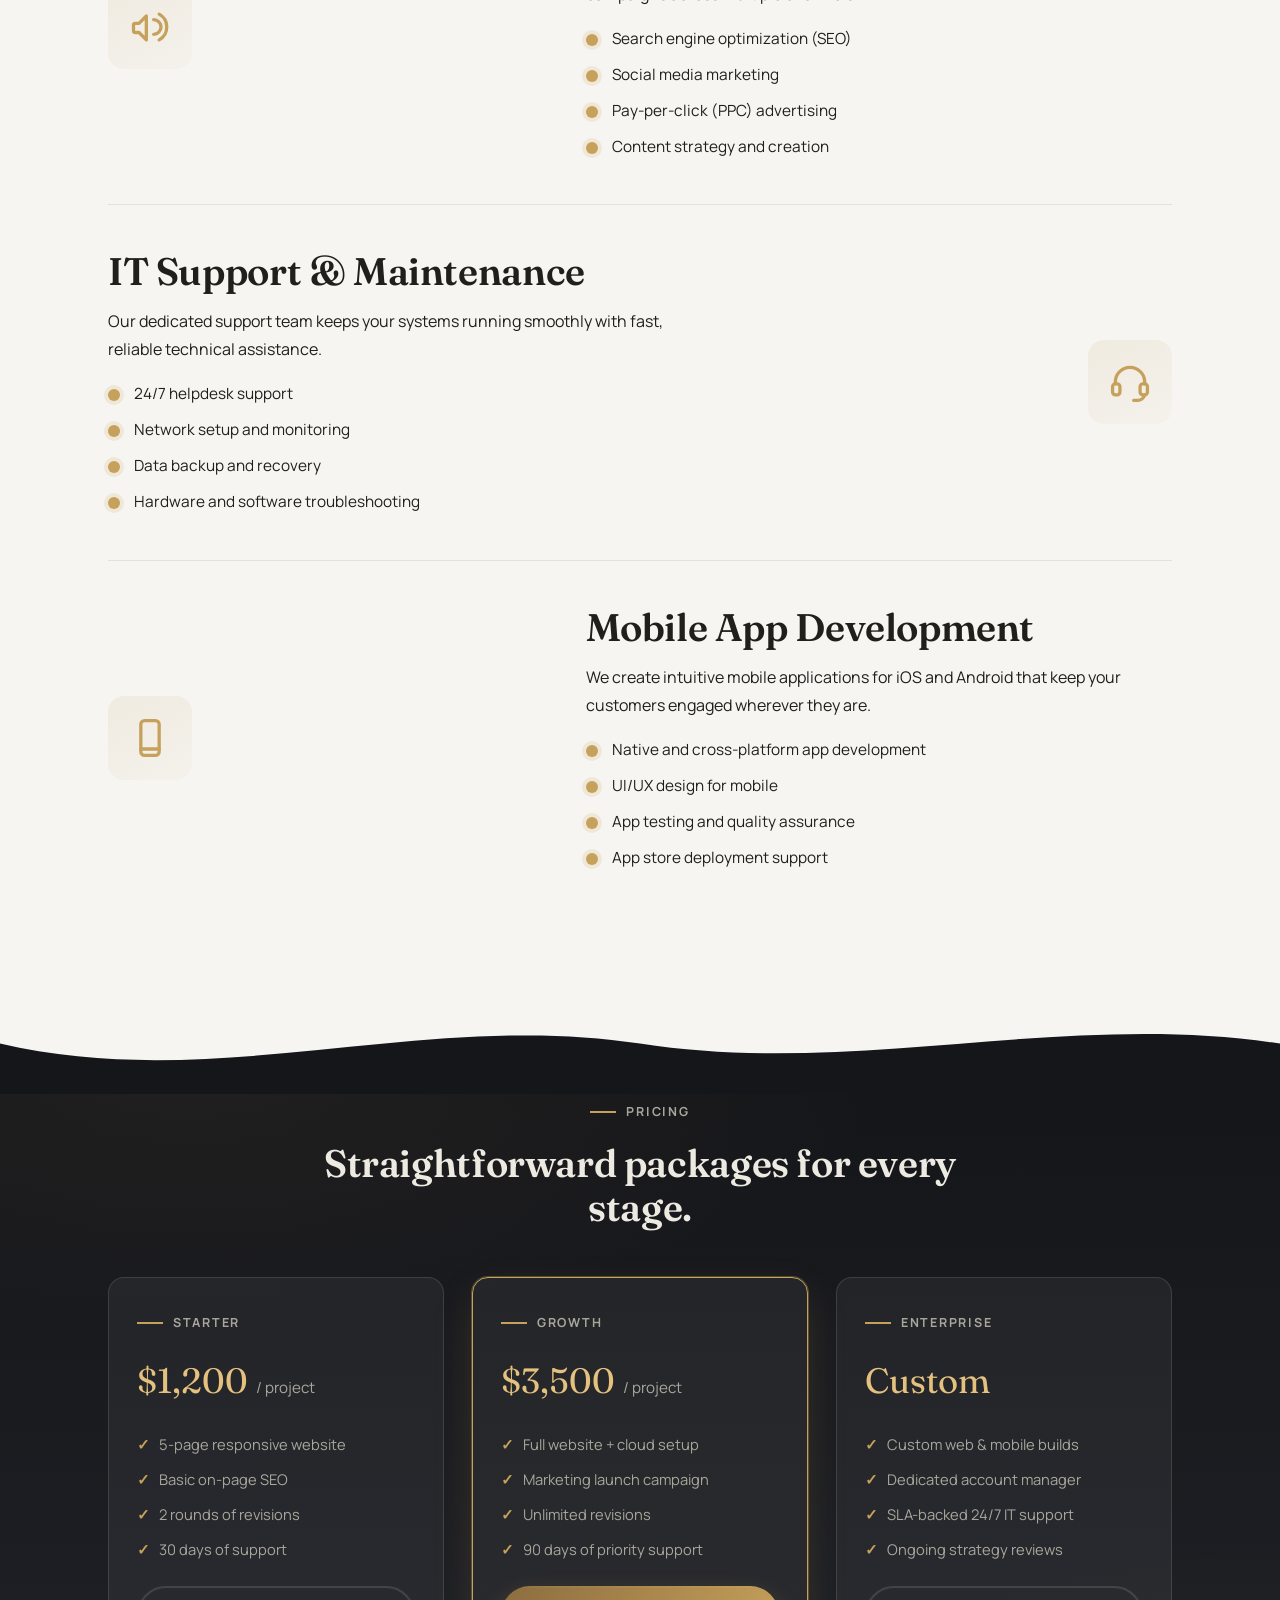
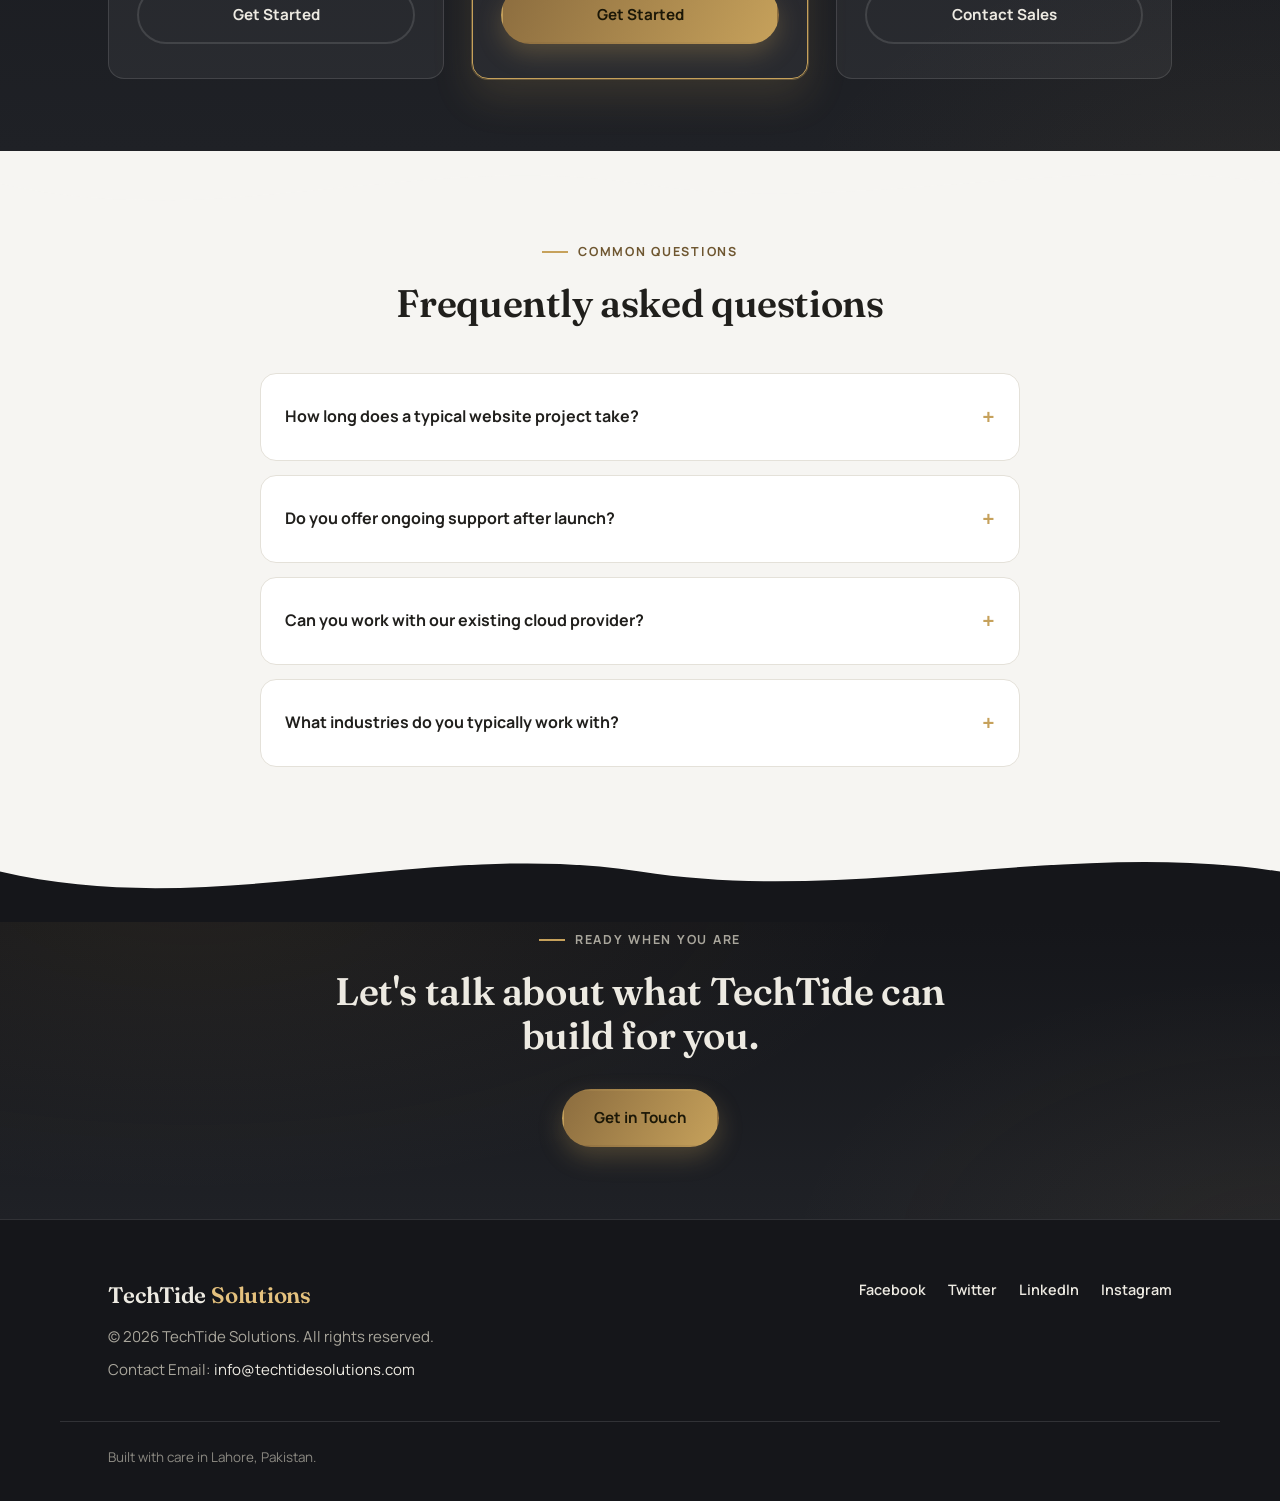
<file: services.html>
<!DOCTYPE html>
<html lang="en">
<head>
    <meta charset="UTF-8">
    <meta name="viewport" content="width=device-width, initial-scale=1.0">
    <title>TechTide Solutions | Services</title>
    <link rel="stylesheet" href="css/style.css">
</head>
<body id="top">

    <div id="scroll-progress"></div>

    <header class="site-header">
        <div class="header-inner">
            <a href="index.html" class="brand">TechTide <span>Solutions</span></a>

            <input type="checkbox" id="nav-toggle" class="nav-toggle">
            <label for="nav-toggle" class="nav-toggle-label" aria-label="Toggle menu"><span></span></label>

            <nav>
                <ul>
                    <li><a href="index.html">Home</a></li>
                    <li><a href="about.html">About</a></li>
                    <li><a href="services.html" class="active">Services</a></li>
                    <li><a href="contact.html">Contact</a></li>
                </ul>
            </nav>

            <div class="nav-actions">
                <button type="button" id="theme-toggle" aria-label="Switch to light mode">&#127769;</button>
            </div>
        </div>
    </header>

    <div class="marquee" aria-hidden="true">
        <div class="marquee-track">
            <span class="hl">WEB DEVELOPMENT</span><span>CLOUD CONSULTING</span><span class="hl">DIGITAL MARKETING</span><span>IT SUPPORT</span><span class="hl">MOBILE APPS</span>
            <span class="hl">WEB DEVELOPMENT</span><span>CLOUD CONSULTING</span><span class="hl">DIGITAL MARKETING</span><span>IT SUPPORT</span><span class="hl">MOBILE APPS</span>
        </div>
    </div>

    <main>

        <section class="page-hero">
            <div class="wrap">
                <div class="hero-grid">
                    <div class="reveal reveal-left">
                        <p class="eyebrow">What we do</p>
                        <h1>Our services</h1>
                        <p class="lead">
                            We offer a full range of technology services designed to help your business
                            thrive in a digital world. Explore what we can do for you below.
                        </p>
                    </div>
                    <img src="images/hero/hero-services.svg" alt="Illustration of interlocking gears representing TechTide's suite of technology services" class="page-hero-art reveal reveal-right">
                </div>
            </div>
        </section>

        <svg class="wave wave--to-light" viewBox="0 0 1440 100" preserveAspectRatio="none" xmlns="http://www.w3.org/2000/svg" aria-hidden="true">
            <path d="M0,40 C240,100 480,0 720,40 C960,80 1200,0 1440,40 L1440,100 L0,100 Z"></path>
        </svg>

        <section class="band band-light" style="padding-top:0;">
            <div class="wrap">

                <article class="service-row reveal">
                    <div class="icon-badge">
                        <svg viewBox="0 0 24 24" fill="none" stroke="currentColor" stroke-width="1.8" stroke-linecap="round" stroke-linejoin="round" class="svc-icon" role="img" aria-label="Web Development icon"><polyline points="8 6 3 12 8 18"></polyline><polyline points="16 6 21 12 16 18"></polyline><line x1="14" y1="4" x2="10" y2="20"></line></svg>
                    </div>
                    <div>
                        <h2>Web Development</h2>
                        <p>
                            We design and build fast, responsive, and user-friendly websites
                            tailored to your brand and business goals.
                        </p>
                        <ul>
                            <li>Custom website design and development</li>
                            <li>E-commerce store setup</li>
                            <li>Website maintenance and updates</li>
                            <li>Performance and speed optimization</li>
                        </ul>
                    </div>
                </article>

                <article class="service-row reveal">
                    <div class="icon-badge">
                        <svg viewBox="0 0 24 24" fill="none" stroke="currentColor" stroke-width="1.8" stroke-linecap="round" stroke-linejoin="round" class="svc-icon" role="img" aria-label="Cloud Consulting icon"><path d="M17.5 19a4.5 4.5 0 0 0 0-9 6 6 0 0 0-11.4 1.6A4 4 0 0 0 6.5 19h11z"></path></svg>
                    </div>
                    <div>
                        <h2>Cloud Consulting</h2>
                        <p>
                            Our cloud experts help you migrate, manage, and optimize your
                            infrastructure for scalability and cost efficiency.
                        </p>
                        <ul>
                            <li>Cloud migration strategy and execution</li>
                            <li>Infrastructure setup and management</li>
                            <li>Cost optimization reviews</li>
                            <li>Security and compliance guidance</li>
                        </ul>
                    </div>
                </article>

                <article class="service-row reveal">
                    <div class="icon-badge">
                        <svg viewBox="0 0 24 24" fill="none" stroke="currentColor" stroke-width="1.8" stroke-linecap="round" stroke-linejoin="round" class="svc-icon" role="img" aria-label="Digital Marketing icon"><path d="M3 11v3a1 1 0 0 0 1 1h2l4 4V6L6 10H4a1 1 0 0 0-1 1z"></path><path d="M14 8a4 4 0 0 1 0 8"></path><path d="M17 5a8 8 0 0 1 0 14"></path></svg>
                    </div>
                    <div>
                        <h2>Digital Marketing</h2>
                        <p>
                            We help you reach the right audience through targeted, data-driven
                            marketing campaigns across multiple channels.
                        </p>
                        <ul>
                            <li>Search engine optimization (SEO)</li>
                            <li>Social media marketing</li>
                            <li>Pay-per-click (PPC) advertising</li>
                            <li>Content strategy and creation</li>
                        </ul>
                    </div>
                </article>

                <article class="service-row reveal">
                    <div class="icon-badge">
                        <svg viewBox="0 0 24 24" fill="none" stroke="currentColor" stroke-width="1.8" stroke-linecap="round" stroke-linejoin="round" class="svc-icon" role="img" aria-label="IT Support icon"><path d="M4 13v-1a8 8 0 0 1 16 0v1"></path><rect x="2.5" y="13" width="4" height="6" rx="1.5"></rect><rect x="17.5" y="13" width="4" height="6" rx="1.5"></rect><path d="M20 19a4 4 0 0 1-4 3h-2"></path></svg>
                    </div>
                    <div>
                        <h2>IT Support &amp; Maintenance</h2>
                        <p>
                            Our dedicated support team keeps your systems running smoothly with
                            fast, reliable technical assistance.
                        </p>
                        <ul>
                            <li>24/7 helpdesk support</li>
                            <li>Network setup and monitoring</li>
                            <li>Data backup and recovery</li>
                            <li>Hardware and software troubleshooting</li>
                        </ul>
                    </div>
                </article>

                <article class="service-row reveal">
                    <div class="icon-badge">
                        <svg viewBox="0 0 24 24" fill="none" stroke="currentColor" stroke-width="1.8" stroke-linecap="round" stroke-linejoin="round" class="svc-icon" role="img" aria-label="Mobile App Development icon"><rect x="7" y="2.5" width="10" height="19" rx="2"></rect><line x1="7" y1="18" x2="17" y2="18"></line></svg>
                    </div>
                    <div>
                        <h2>Mobile App Development</h2>
                        <p>
                            We create intuitive mobile applications for iOS and Android that keep
                            your customers engaged wherever they are.
                        </p>
                        <ul>
                            <li>Native and cross-platform app development</li>
                            <li>UI/UX design for mobile</li>
                            <li>App testing and quality assurance</li>
                            <li>App store deployment support</li>
                        </ul>
                    </div>
                </article>

            </div>
        </section>

        <svg class="wave wave--to-dark" viewBox="0 0 1440 100" preserveAspectRatio="none" xmlns="http://www.w3.org/2000/svg" aria-hidden="true">
            <path d="M0,40 C240,100 480,0 720,40 C960,80 1200,0 1440,40 L1440,100 L0,100 Z"></path>
        </svg>

        <section class="band band-dark band-tight" style="padding-top:0;">
            <div class="wrap">
                <div class="band-header center reveal">
                    <p class="eyebrow">Pricing</p>
                    <h2>Straightforward packages for every stage.</h2>
                </div>
                <div class="pricing-grid reveal reveal-group">
                    <div class="price-card">
                        <p class="eyebrow" style="margin-bottom:0;">Starter</p>
                        <p class="price-tag">$1,200 <span>/ project</span></p>
                        <ul>
                            <li>5-page responsive website</li>
                            <li>Basic on-page SEO</li>
                            <li>2 rounds of revisions</li>
                            <li>30 days of support</li>
                        </ul>
                        <a href="contact.html" class="btn btn-ghost">Get Started</a>
                    </div>
                    <div class="price-card featured">
                        <p class="eyebrow" style="margin-bottom:0;">Growth</p>
                        <p class="price-tag">$3,500 <span>/ project</span></p>
                        <ul>
                            <li>Full website + cloud setup</li>
                            <li>Marketing launch campaign</li>
                            <li>Unlimited revisions</li>
                            <li>90 days of priority support</li>
                        </ul>
                        <a href="contact.html" class="btn btn-primary">Get Started</a>
                    </div>
                    <div class="price-card">
                        <p class="eyebrow" style="margin-bottom:0;">Enterprise</p>
                        <p class="price-tag">Custom</p>
                        <ul>
                            <li>Custom web &amp; mobile builds</li>
                            <li>Dedicated account manager</li>
                            <li>SLA-backed 24/7 IT support</li>
                            <li>Ongoing strategy reviews</li>
                        </ul>
                        <a href="contact.html" class="btn btn-ghost">Contact Sales</a>
                    </div>
                </div>
            </div>
        </section>

        <svg class="wave wave--to-light" viewBox="0 0 1440 100" preserveAspectRatio="none" xmlns="http://www.w3.org/2000/svg" aria-hidden="true">
            <path d="M0,40 C240,100 480,0 720,40 C960,80 1200,0 1440,40 L1440,100 L0,100 Z"></path>
        </svg>

        <section class="band band-light band-tight" style="padding-top:0;">
            <div class="wrap">
                <div class="band-header center">
                    <p class="eyebrow">Common questions</p>
                    <h2>Frequently asked questions</h2>
                </div>
                <div class="faq-list reveal reveal-group">
                    <details class="faq-item">
                        <summary>How long does a typical website project take?</summary>
                        <p>Most 5&ndash;8 page websites are completed in 3&ndash;5 weeks, depending on content readiness and revision rounds.</p>
                    </details>
                    <details class="faq-item">
                        <summary>Do you offer ongoing support after launch?</summary>
                        <p>Yes &mdash; every package includes a support window, and we offer monthly retainer plans for ongoing maintenance.</p>
                    </details>
                    <details class="faq-item">
                        <summary>Can you work with our existing cloud provider?</summary>
                        <p>Absolutely. We work across AWS, Azure, and Google Cloud, and can also advise on migrating between providers.</p>
                    </details>
                    <details class="faq-item">
                        <summary>What industries do you typically work with?</summary>
                        <p>We've delivered projects across retail, finance, healthcare, logistics, and education, among others.</p>
                    </details>
                </div>
            </div>
        </section>

        <svg class="wave wave--to-dark" viewBox="0 0 1440 100" preserveAspectRatio="none" xmlns="http://www.w3.org/2000/svg" aria-hidden="true">
            <path d="M0,40 C240,100 480,0 720,40 C960,80 1200,0 1440,40 L1440,100 L0,100 Z"></path>
        </svg>

        <section class="band band-dark band-tight" style="padding-top:0;">
            <div class="wrap">
                <div class="band-header center" style="margin-bottom:28px;">
                    <p class="eyebrow">Ready when you are</p>
                    <h2>Let's talk about what TechTide can build for you.</h2>
                </div>
                <div class="actions" style="justify-content:center;">
                    <a href="contact.html" class="btn btn-primary">Get in Touch</a>
                </div>
            </div>
        </section>

    </main>

    <footer>
        <div class="footer-inner">
            <div>
                <a href="index.html" class="brand">TechTide <span>Solutions</span></a>
                <p>&copy; 2026 TechTide Solutions. All rights reserved.</p>
                <p>Contact Email: <a href="mailto:info@techtidesolutions.com">info@techtidesolutions.com</a></p>
            </div>
            <nav>
                <ul>
                    <li><a href="https://www.facebook.com/techtidesolutions">Facebook</a></li>
                    <li><a href="https://www.twitter.com/techtidesolutions">Twitter</a></li>
                    <li><a href="https://www.linkedin.com/company/techtidesolutions">LinkedIn</a></li>
                    <li><a href="https://www.instagram.com/techtidesolutions">Instagram</a></li>
                </ul>
            </nav>
        </div>
        <p class="footer-bottom">Built with care in Lahore, Pakistan.</p>
    </footer>

    <a href="#top" class="back-to-top" aria-label="Back to top of page">&uarr;</a>

    <script src="js/site.js"></script>

</body>
</html>
</file>
<file: css/style.css>
/* ==========================================================================
   TechTide Solutions — Stylesheet
   Theme: Professional Charcoal & Muted Gold
   Built for the Final CSS Assignment — Complete Responsive Company Website
   ========================================================================== */

@import url('https://fonts.googleapis.com/css2?family=Fraunces:ital,opsz,wght@0,9..144,500;0,9..144,600;0,9..144,700;1,9..144,500&family=Manrope:wght@400;500;600;700;800&display=swap');


/* ==========================================================================
   1. ROOT VARIABLES — dark (default) theme + light theme override
   ========================================================================== */

:root {
    /* -- Color: charcoal ink, graphite surfaces, and a muted antique-gold
       signature accent — a restrained, premium/law-firm palette. */
    --ink: #15161A;
    --deep: #1F2126;
    --graphite: #2B2E34;
    --gold: #C6A15B;
    --gold-bright: #E4C17E;
    --bronze: #8C6D3F;
    --bronze-dark: #6E5630;

    --foam: #F6F5F2;
    --surface: #FFFFFF;
    --surface-dark: rgba(255, 255, 255, 0.05);

    --text: #201F1C;
    --text-light: #EDEAE2;
    --muted: #5B5952;
    --muted-light: #A9A69C;
    --border: #E4E1D9;
    --border-dark: rgba(255, 255, 255, 0.12);

    --font-display: 'Fraunces', Georgia, 'Times New Roman', serif;
    --font-body: 'Manrope', 'Segoe UI', Arial, sans-serif;

    --radius-sm: 8px;
    --radius-md: 16px;
    --radius-lg: 28px;
    --radius-pill: 999px;

    --shadow-card: 0 4px 18px rgba(21, 22, 26, 0.08);
    --shadow-card-hover: 0 18px 36px rgba(21, 22, 26, 0.16);
    --shadow-glow: 0 0 0 1px rgba(198, 161, 91, 0.35), 0 18px 40px rgba(198, 161, 91, 0.16);

    --container: 1160px;
    --edge: clamp(20px, 5vw, 48px);
    --ease: cubic-bezier(.22,.8,.28,1);
    color-scheme: dark;
}

/* Light mode (bonus): toggled via [data-theme="light"] on <html> */
html[data-theme="light"] {
    --ink: #F6F5F2;
    --deep: #EFEDE7;
    --text-light: #201F1C;
    --muted-light: #5B5952;
    --border-dark: rgba(21, 22, 26, 0.12);
    --surface-dark: rgba(21, 22, 26, 0.035);
    color-scheme: light;
}

@media (prefers-reduced-motion: reduce) {
    * {
        animation-duration: 0.01ms !important;
        animation-iteration-count: 1 !important;
        transition-duration: 0.01ms !important;
        scroll-behavior: auto !important;
    }
}


/* ==========================================================================
   2. RESET
   ========================================================================== */

* { margin: 0; padding: 0; box-sizing: border-box; }
img { max-width: 100%; display: block; }


/* ==========================================================================
   3. BASE / SMOOTH SCROLLING
   ========================================================================== */

html { scroll-behavior: smooth; }

body {
    font-family: var(--font-body);
    background-color: var(--foam);
    color: var(--text);
    line-height: 1.7;
    -webkit-font-smoothing: antialiased;
    overflow-x: hidden;
    transition: background-color .35s var(--ease), color .35s var(--ease);
}

.wrap { max-width: var(--container); margin: 0 auto; padding-left: var(--edge); padding-right: var(--edge); }
main { display: block; overflow: hidden; }

/* Custom scrollbar */
::-webkit-scrollbar { width: 11px; }
::-webkit-scrollbar-track { background: transparent; }
::-webkit-scrollbar-thumb {
    background: linear-gradient(180deg, var(--gold), var(--bronze));
    border-radius: 10px;
    border: 3px solid var(--foam);
}
html { scrollbar-width: thin; scrollbar-color: var(--gold) transparent; }
::selection { background: var(--gold); color: var(--text); }


/* ==========================================================================
   4. SCROLL PROGRESS BAR (animation/effect)
   ========================================================================== */

#scroll-progress {
    position: fixed;
    top: 0; left: 0;
    height: 3px; width: 0%;
    background: linear-gradient(90deg, var(--bronze), var(--gold), var(--gold-bright));
    z-index: 999;
}


/* ==========================================================================
   5. TYPOGRAPHY — Google Fonts, hierarchy, spacing
   ========================================================================== */

h1, h2, h3, h4 {
    font-family: var(--font-display);
    color: var(--text);
    font-weight: 600;
    line-height: 1.15;
    letter-spacing: -0.01em;
}

/* Headings that sit on the dark/gold hero gradients need the light text
   color explicitly — otherwise they'd inherit the light-on-light or
   dark-on-dark heading color and become unreadable. */
.hero h1, .hero h2, .hero h3, .hero h4,
.page-hero h1, .page-hero h2, .page-hero h3, .page-hero h4 {
    color: var(--text-light);
}

h1 { font-size: clamp(2.4rem, 4.5vw, 3.8rem); }
h2 { font-size: clamp(1.8rem, 3vw, 2.5rem); margin-bottom: 14px; }
h3 { font-size: 1.2rem; font-weight: 700; font-family: var(--font-body); color: var(--text); letter-spacing: -0.01em; }

p { font-size: 1rem; line-height: 1.75; color: var(--text); max-width: 62ch; }
.band-dark p, .band-dark address { color: var(--muted-light); }

.eyebrow {
    display: inline-flex; align-items: center; gap: 10px;
    font-weight: 700; font-size: 0.78rem; letter-spacing: 0.14em;
    text-transform: uppercase; color: var(--gold-bright); margin-bottom: 18px;
}
.eyebrow::before { content: ""; width: 26px; height: 2px; background: var(--gold); display: inline-block; }
.band-light .eyebrow { color: var(--bronze-dark); }

.lead { font-size: clamp(1.05rem, 1.6vw, 1.2rem); max-width: 56ch; }

em { font-style: italic; color: var(--gold-bright); }
.band-light em { color: var(--bronze-dark); }

address { font-style: normal; line-height: 1.8; color: var(--text); }

a { color: var(--bronze-dark); text-decoration: none; transition: color 0.2s ease; }
a:hover { color: var(--gold); }

a:focus-visible, button:focus-visible, input:focus-visible, textarea:focus-visible {
    outline: 2px solid var(--gold); outline-offset: 3px; border-radius: 4px;
}

.text-link { display: inline-flex; align-items: center; gap: 6px; font-weight: 700; color: var(--bronze-dark); }
.text-link::after { content: "\2192"; transition: transform 0.2s var(--ease); }
.text-link:hover { color: var(--gold); }
.text-link:hover::after { transform: translateX(4px); }
.band-dark .text-link { color: var(--gold-bright); }
.band-dark .text-link:hover { color: var(--gold); }


/* ==========================================================================
   6. SECTION BANDS
   ========================================================================== */

.band { position: relative; padding: 88px 0 96px; }
.band-light { background: var(--foam); color: var(--text); }

.band-dark {
    background:
        radial-gradient(1200px 500px at 15% -10%, rgba(198, 161, 91, 0.08), transparent 60%),
        radial-gradient(900px 500px at 100% 110%, rgba(198, 161, 91, 0.06), transparent 55%),
        linear-gradient(180deg, var(--ink), var(--deep));
    color: var(--text-light);
}
.band-dark h1, .band-dark h2, .band-dark h3 { color: var(--text-light); }

.band-tight { padding: 64px 0 72px; }
.band-header { max-width: 640px; margin-bottom: 48px; }
.band-header.center { margin-left: auto; margin-right: auto; text-align: center; }


/* ==========================================================================
   7. WAVE DIVIDERS
   ========================================================================== */

.wave { display: block; width: 100%; height: clamp(36px, 7vw, 84px); margin-top: -1px; }
.wave--to-dark { fill: var(--ink); }
.wave--to-light { fill: var(--foam); }


/* ==========================================================================
   8. BUTTONS — hover, transitions, rounded corners
   ========================================================================== */

.btn {
    display: inline-flex; align-items: center; gap: 10px;
    font-size: 0.95rem; font-weight: 700; padding: 14px 30px;
    border-radius: var(--radius-pill); border: 2px solid transparent; cursor: pointer;
    transition: transform 0.25s var(--ease), box-shadow 0.25s var(--ease),
                background-color 0.25s var(--ease), color 0.25s var(--ease), border-color 0.25s var(--ease);
    text-align: center;
}

.btn-primary {
    background: linear-gradient(120deg, var(--bronze), var(--gold));
    color: #1B1707;
    box-shadow: 0 10px 24px rgba(198, 161, 91, 0.28);
}
.btn-primary:hover {
    background: linear-gradient(120deg, var(--gold), var(--gold-bright));
    transform: translateY(-3px);
    box-shadow: 0 16px 32px rgba(198, 161, 91, 0.4);
}

.btn-ghost { background: transparent; color: var(--text-light); border-color: var(--border-dark); }
.btn-ghost:hover { border-color: var(--gold); color: var(--gold-bright); transform: translateY(-3px); }
.band-light .btn-ghost { color: var(--text); border-color: var(--border); }
.band-light .btn-ghost:hover { border-color: var(--bronze); color: var(--bronze-dark); }

.actions { display: flex; flex-wrap: wrap; gap: 16px; margin-top: 32px; }


/* ==========================================================================
   9. HEADER & NAVIGATION (Flexbox, sticky, hover, active state)
   ========================================================================== */

.site-header {
    position: sticky; top: 0; z-index: 200;
    background: rgba(21, 22, 26, 0.82);
    backdrop-filter: blur(14px) saturate(140%);
    -webkit-backdrop-filter: blur(14px) saturate(140%);
    border-bottom: 1px solid rgba(255, 255, 255, 0.08);
    transition: background-color .35s var(--ease);
}
html[data-theme="light"] .site-header {
    background: rgba(246, 245, 242, 0.86);
    border-bottom-color: rgba(21, 22, 26, 0.08);
}

.header-inner {
    max-width: var(--container); margin: 0 auto; padding: 18px var(--edge);
    display: flex; align-items: center; justify-content: space-between; gap: 20px;
}

.brand { font-family: var(--font-display); font-size: 1.4rem; font-weight: 600; color: var(--text-light) !important; letter-spacing: -0.01em; }
.brand span { color: var(--gold-bright); }
.brand:hover { color: var(--text-light); }

.site-header nav ul { list-style: none; display: flex; flex-wrap: wrap; gap: 8px; align-items: center; }

.site-header nav a {
    position: relative; color: var(--muted-light); font-weight: 600; font-size: 0.92rem;
    padding: 8px 16px; border-radius: var(--radius-pill); display: inline-block;
    transition: color 0.2s ease, background-color 0.2s ease;
}

/* Navigation underline animation */
.site-header nav a::after {
    content: ""; position: absolute; left: 16px; right: 16px; bottom: 3px; height: 2px;
    background: var(--gold); transform: scaleX(0); transform-origin: left;
    transition: transform .28s var(--ease);
}
.site-header nav a:hover { color: var(--text-light); background: rgba(255, 255, 255, 0.08); }
.site-header nav a:hover::after { transform: scaleX(1); }

.site-header nav a.active {
    color: #1B1707; background: linear-gradient(120deg, var(--gold), var(--gold-bright)); font-weight: 700;
}
.site-header nav a.active::after { display: none; }

.nav-actions { display: flex; align-items: center; gap: 10px; }

#theme-toggle {
    width: 40px; height: 40px; border-radius: 50%;
    display: flex; align-items: center; justify-content: center;
    background: rgba(255, 255, 255, 0.06); border: 1px solid var(--border-dark);
    color: var(--text-light); font-size: 16px; cursor: pointer;
    transition: transform .4s var(--ease), background .25s ease, border-color .25s ease;
}
#theme-toggle:hover { transform: rotate(18deg) scale(1.08); border-color: var(--gold); }

.nav-toggle-label {
    display: none; width: 40px; height: 40px; border-radius: var(--radius-sm);
    align-items: center; justify-content: center; cursor: pointer;
    background: rgba(255, 255, 255, 0.06); border: 1px solid var(--border-dark);
}
.nav-toggle-label span, .nav-toggle-label span::before, .nav-toggle-label span::after {
    content: ""; display: block; width: 20px; height: 2px; background: var(--text-light);
    position: relative; transition: transform 0.2s ease, opacity 0.2s ease;
}
.nav-toggle-label span::before { position: absolute; top: -6px; }
.nav-toggle-label span::after { position: absolute; top: 6px; }
.nav-toggle { position: absolute; opacity: 0; pointer-events: none; }


/* ==========================================================================
   10. INFINITE SCROLL MARQUEE
   ========================================================================== */

.marquee { background: var(--ink); border-bottom: 1px solid var(--border-dark); overflow: hidden; padding: 18px 0; position: relative; }
.marquee::before, .marquee::after { content: ""; position: absolute; top: 0; bottom: 0; width: 80px; z-index: 2; pointer-events: none; }
.marquee::before { left: 0; background: linear-gradient(90deg, var(--ink), transparent); }
.marquee::after { right: 0; background: linear-gradient(270deg, var(--ink), transparent); }

.marquee-track { display: flex; width: max-content; animation: marquee-scroll 32s linear infinite; }
.marquee:hover .marquee-track { animation-play-state: paused; }

.marquee-track span {
    display: inline-flex; align-items: center; gap: 14px;
    font-family: var(--font-display); font-size: 1.05rem; font-weight: 600;
    color: var(--muted-light); white-space: nowrap; padding: 0 34px;
}
.marquee-track span.hl { color: var(--gold-bright); }
.marquee-track span::after { content: "\2726"; color: var(--gold); font-size: 0.7rem; }

@keyframes marquee-scroll { from { transform: translateX(0); } to { transform: translateX(-50%); } }


/* ==========================================================================
   11. HERO (home page) — gradient, heading, CTA, spacing
   ========================================================================== */

.hero {
    position: relative;
    background:
        radial-gradient(900px 480px at 10% 0%, rgba(198, 161, 91, 0.14), transparent 55%),
        radial-gradient(700px 520px at 95% 30%, rgba(198, 161, 91, 0.08), transparent 55%),
        linear-gradient(160deg, var(--ink) 0%, var(--deep) 60%, #24262C 100%);
    color: var(--text-light); padding: 96px 0 0; overflow: hidden;
}

.hero::before {
    content: ""; position: absolute; inset: -20% -10% auto -10%; height: 140%;
    background: url('../images/hero-bg.svg') center / cover no-repeat;
    opacity: 0.14; mix-blend-mode: luminosity;
    animation: drift 34s ease-in-out infinite alternate;
}
@keyframes drift {
    from { transform: translate3d(0, 0, 0) scale(1.05); }
    to { transform: translate3d(-2%, 2%, 0) scale(1.12); }
}

.hero-inner { position: relative; z-index: 2; max-width: var(--container); margin: 0 auto; padding: 24px var(--edge) 88px; }
.hero-grid { display: grid; grid-template-columns: 1.15fr 0.85fr; gap: 48px; align-items: center; }
.hero h1 { max-width: 16ch; margin-bottom: 22px; }
.hero .lead { color: var(--muted-light); margin-bottom: 8px; }
.hero .wave { position: relative; z-index: 2; }
.hero-art, .page-hero-art { width: 100%; filter: drop-shadow(0 18px 34px rgba(0,0,0,0.35)); }

/* Secondary page hero (About / Services / Contact) */
.page-hero {
    position: relative;
    background:
        radial-gradient(800px 420px at 90% -10%, rgba(198, 161, 91, 0.12), transparent 55%),
        linear-gradient(160deg, var(--ink) 0%, var(--deep) 100%);
    color: var(--text-light); padding: 84px 0 72px;
}
.page-hero .hero-grid { grid-template-columns: 1.2fr 0.8fr; }
.page-hero h1 { margin-bottom: 16px; }
.page-hero .lead { color: var(--muted-light); }

@media (max-width: 992px) {
    .hero-grid { grid-template-columns: 1fr; }
    .hero-art, .page-hero-art { max-width: 320px; margin: 0 auto; }
}


/* ==========================================================================
   12. GRID CARD SYSTEMS (CSS Grid, where appropriate)
   ========================================================================== */

.grid { display: grid; gap: 28px; }
.grid-2 { grid-template-columns: repeat(2, 1fr); }
.grid-3 { grid-template-columns: repeat(3, 1fr); }
.grid-4 { grid-template-columns: repeat(4, 1fr); }
.grid-auto { grid-template-columns: repeat(auto-fit, minmax(230px, 1fr)); }

.card {
    background: var(--surface); border: 1px solid var(--border); border-radius: var(--radius-md);
    padding: 30px; box-shadow: var(--shadow-card);
    transition: transform 0.3s var(--ease), box-shadow 0.3s var(--ease), border-color 0.3s var(--ease);
    height: 100%;
}
.card:hover { transform: translateY(-8px) scale(1.01); box-shadow: var(--shadow-card-hover); border-color: var(--gold); }

.band-dark .card { background: var(--surface-dark); border-color: var(--border-dark); backdrop-filter: blur(8px); }
.band-dark .card:hover { box-shadow: var(--shadow-glow); border-color: var(--gold); }

.card h3 { margin-bottom: 10px; }
.card p:last-of-type { margin-bottom: 18px; }
.card p { margin-bottom: 12px; }

/* Icon badge with hover animation */
.service-card .icon-badge {
    width: 60px; height: 60px; border-radius: var(--radius-sm);
    background: linear-gradient(155deg, rgba(198, 161, 91, 0.14), rgba(198, 161, 91, 0.05));
    display: flex; align-items: center; justify-content: center; margin-bottom: 20px;
    transition: transform .4s var(--ease), background .3s ease;
}
.service-card:hover .icon-badge { transform: rotate(-6deg) scale(1.08); }
.band-dark .service-card .icon-badge { background: linear-gradient(155deg, rgba(198, 161, 91, 0.16), rgba(198, 161, 91, 0.05)); }
.service-card .icon-badge img, .service-card .icon-badge svg.svc-icon { width: 32px; height: 32px; }

/* Image zoom-on-hover */
.content-card, .culture-card { overflow: hidden; }
.content-card img.card-img, .culture-card img.card-img {
    width: calc(100% + 60px); height: 170px; object-fit: cover; border-radius: var(--radius-sm);
    margin: -30px -30px 20px; transition: transform .5s var(--ease);
}
.content-card:hover img.card-img, .culture-card:hover img.card-img { transform: scale(1.06); }

.team-card { text-align: center; }
.team-card img.avatar {
    width: 128px; height: 128px; border-radius: 50%; border: 3px solid var(--gold);
    object-fit: cover; margin: 0 auto 18px; box-shadow: 0 8px 24px rgba(21, 22, 26, 0.18);
    transition: transform .4s var(--ease), border-color .3s ease;
}
.team-card:hover img.avatar { transform: scale(1.05); border-color: var(--gold-bright); }
.team-card .role { display: inline-block; font-size: 0.78rem; font-weight: 700; text-transform: uppercase; letter-spacing: 0.08em; color: var(--bronze-dark); margin-bottom: 12px; }
.band-dark .team-card .role { color: var(--gold-bright); }

/* Testimonial cards (bonus-style component, used on Home) */
.testimonial-card { display: flex; flex-direction: column; gap: 16px; }
.testimonial-card .stars { color: var(--gold); letter-spacing: 3px; font-size: 0.9rem; }
.testimonial-card .person { display: flex; align-items: center; gap: 12px; margin-top: auto; }
.testimonial-card .person img { width: 44px; height: 44px; border-radius: 50%; object-fit: cover; border: 2px solid var(--gold); }
.testimonial-card .person strong { display: block; font-size: 0.92rem; }
.testimonial-card .person span { font-size: 0.8rem; color: var(--muted-light); }
.band-light .testimonial-card .person span { color: var(--muted); }


/* ==========================================================================
   13. WHO WE ARE / OVERVIEW LAYOUT
   ========================================================================== */

.split { display: grid; grid-template-columns: 1.1fr 0.9fr; gap: 56px; align-items: start; }
.stat-list { display: grid; gap: 20px; }

.stat {
    background: var(--surface); border: 1px solid var(--border); border-left: 4px solid var(--gold);
    border-radius: var(--radius-sm); padding: 20px 22px; box-shadow: var(--shadow-card);
    transition: transform .3s var(--ease);
}
.stat:hover { transform: translateX(4px); }
.band-dark .stat { background: var(--surface-dark); border-color: var(--border-dark); border-left-color: var(--gold); }
.stat h4 { font-family: var(--font-display); font-size: 1.1rem; color: var(--text); margin-bottom: 4px; }
.band-dark .stat h4 { color: var(--text-light); }
.stat p { margin: 0; font-size: 0.92rem; color: var(--muted); }
.band-dark .stat p { color: var(--muted-light); }

.pillars { display: grid; grid-template-columns: repeat(2, 1fr); gap: 28px; }
.pillar {
    padding: 32px; border-radius: var(--radius-md); background: var(--surface-dark);
    border: 1px solid var(--border-dark); transition: transform .3s var(--ease), border-color .3s ease;
}
.pillar:hover { transform: translateY(-6px); border-color: var(--gold); }
.pillar .eyebrow { margin-bottom: 14px; }


/* ==========================================================================
   14. IMAGES
   ========================================================================== */

img.banner-img {
    width: 100%; height: 260px; object-fit: cover; border-radius: var(--radius-md);
    margin-bottom: 40px; box-shadow: var(--shadow-card); transition: transform .5s var(--ease);
}
img.banner-img:hover { transform: scale(1.015); }


/* ==========================================================================
   15. VIDEO
   ========================================================================== */

.video-wrapper { max-width: 820px; margin: 0 auto; }
video.intro-video {
    width: 100%; display: block; border-radius: var(--radius-md); border: 1px solid var(--border-dark);
    box-shadow: 0 20px 50px rgba(0, 0, 0, 0.35); background-color: var(--ink);
}
.video-caption { text-align: center; color: var(--muted-light); font-size: 0.9rem; margin-top: 16px; }


/* ==========================================================================
   16. CONTACT PAGE — INFO CARDS, MAP, FORM
   ========================================================================== */

.contact-card h3 { display: flex; align-items: center; gap: 10px; }

iframe.map-frame { width: 100%; height: 400px; border: 1px solid var(--border); border-radius: var(--radius-md); box-shadow: var(--shadow-card); }
.map-link { display: inline-block; margin-top: 16px; }

.form-card {
    background: var(--surface); border: 1px solid var(--border); border-radius: var(--radius-lg);
    padding: 40px; box-shadow: var(--shadow-card); max-width: 640px; margin: 0 auto;
}
.band-dark .form-card { background: var(--surface-dark); border-color: var(--border-dark); backdrop-filter: blur(6px); }

fieldset { border: none; padding: 0; }
legend { font-family: var(--font-display); font-size: 1.3rem; color: var(--text); font-weight: 600; margin-bottom: 24px; padding: 0; }
.band-dark legend { color: var(--text-light); }

.field { margin-bottom: 20px; }
.field-row { display: grid; grid-template-columns: 1fr 1fr; gap: 20px; }

label { display: block; font-weight: 700; font-size: 0.86rem; color: var(--text); margin-bottom: 8px; }
.band-dark label { color: var(--text-light); }

input[type="text"], input[type="email"], input[type="tel"], textarea {
    width: 100%; font-family: var(--font-body); font-size: 0.96rem; color: var(--text);
    background-color: var(--foam); border: 1px solid var(--border); border-radius: var(--radius-sm);
    padding: 13px 16px; transition: border-color 0.2s ease, box-shadow 0.2s ease;
}
.band-dark input[type="text"], .band-dark input[type="email"], .band-dark input[type="tel"], .band-dark textarea {
    background-color: rgba(255, 255, 255, 0.05); border-color: var(--border-dark); color: var(--text-light);
}
input:focus, textarea:focus { outline: none; border-color: var(--gold); box-shadow: 0 0 0 4px rgba(198, 161, 91, 0.16); }
textarea { resize: vertical; min-height: 140px; }

button[type="submit"] {
    font-family: var(--font-body); font-size: 0.95rem; font-weight: 700; color: #1B1707;
    background: linear-gradient(120deg, var(--bronze), var(--gold)); border: none; padding: 14px 34px;
    border-radius: var(--radius-pill); cursor: pointer;
    transition: background-color 0.2s ease, transform 0.2s var(--ease), box-shadow 0.2s ease;
    box-shadow: 0 10px 24px rgba(198, 161, 91, 0.26);
}
button[type="submit"]:hover { background: linear-gradient(120deg, var(--gold), var(--gold-bright)); transform: translateY(-3px); box-shadow: 0 16px 30px rgba(198, 161, 91, 0.36); }

/* FAQ accordion (bonus) — CSS-only via <details>/<summary> */
.faq-list { display: grid; gap: 14px; max-width: 760px; margin: 0 auto; }
.faq-item {
    background: var(--surface); border: 1px solid var(--border); border-radius: var(--radius-md);
    padding: 6px 24px; transition: border-color .3s ease;
}
.faq-item:hover { border-color: var(--gold); }
.faq-item summary {
    cursor: pointer; list-style: none; padding: 18px 0; font-weight: 700;
    display: flex; align-items: center; justify-content: space-between; color: var(--text);
}
.faq-item summary::-webkit-details-marker { display: none; }
.faq-item summary::after { content: "+"; font-size: 1.4rem; color: var(--gold); transition: transform .3s var(--ease); }
.faq-item[open] summary::after { transform: rotate(45deg); }
.faq-item p { padding-bottom: 20px; margin: 0; max-width: none; }


/* ==========================================================================
   17. SERVICES PAGE — service rows
   ========================================================================== */

.service-row { display: grid; grid-template-columns: 0.85fr 1.15fr; gap: 44px; align-items: center; padding: 44px 0; }
.service-row + .service-row { border-top: 1px solid var(--border); }
.band-dark .service-row + .service-row { border-top-color: var(--border-dark); }

.service-row .icon-badge {
    width: 84px; height: 84px; border-radius: var(--radius-md);
    background: linear-gradient(155deg, rgba(198, 161, 91, 0.12), rgba(198, 161, 91, 0.04));
    display: flex; align-items: center; justify-content: center; transition: transform .4s var(--ease);
}
.service-row:hover .icon-badge { transform: rotate(-5deg) scale(1.06); }
.service-row .icon-badge img, .service-row .icon-badge svg.svc-icon { width: 44px; height: 44px; }

/* Service icons: colored with the gold accent so they read the same,
   clearly, in both dark and light mode (the gold tokens never flip). */
.svc-icon { color: var(--gold); }
.service-card:hover .svc-icon, .service-row:hover .svc-icon { color: var(--gold-bright); }

.service-row ul { list-style: none; display: grid; gap: 10px; margin-top: 18px; }
.service-row li { position: relative; padding-left: 26px; color: var(--text); font-size: 0.96rem; }
.service-row li::before {
    content: ""; position: absolute; left: 0; top: 8px; width: 12px; height: 12px; border-radius: 50%;
    background: var(--gold); box-shadow: 0 0 0 4px rgba(198, 161, 91, 0.16);
}
.service-row:nth-child(even) { direction: rtl; }
.service-row:nth-child(even) > * { direction: ltr; }

/* Pricing section (bonus) */
.pricing-grid { display: grid; grid-template-columns: repeat(3, 1fr); gap: 28px; align-items: stretch; }
.price-card {
    background: var(--surface-dark); border: 1px solid var(--border-dark); border-radius: var(--radius-md);
    padding: 34px 28px; display: flex; flex-direction: column; gap: 16px;
    transition: transform .3s var(--ease), border-color .3s ease;
}
.price-card:hover { transform: translateY(-8px); border-color: var(--gold); }
.price-card.featured { border-color: var(--gold); box-shadow: var(--shadow-glow); }
.price-card .price-tag { font-family: var(--font-display); font-size: 2.2rem; color: var(--gold-bright); }
.price-card .price-tag span { font-size: 0.95rem; color: var(--muted-light); font-family: var(--font-body); }
.price-card ul { list-style: none; display: grid; gap: 10px; margin: 4px 0 8px; }
.price-card li { font-size: 0.92rem; color: var(--muted-light); padding-left: 22px; position: relative; }
.price-card li::before { content: "\2713"; position: absolute; left: 0; color: var(--gold); font-weight: 700; }
.price-card .btn { margin-top: auto; justify-content: center; }


/* ==========================================================================
   18. FOOTER
   ========================================================================== */

footer { background: var(--ink); color: var(--muted-light); padding: 56px 0 32px; border-top: 1px solid var(--border-dark); }
.footer-inner {
    max-width: var(--container); margin: 0 auto; padding: 0 var(--edge);
    display: flex; flex-wrap: wrap; justify-content: space-between; gap: 32px;
    padding-bottom: 32px; border-bottom: 1px solid var(--border-dark); margin-bottom: 24px;
}
footer .brand { display: inline-block; margin-bottom: 10px; }
footer p { color: var(--muted-light); max-width: none; margin-bottom: 6px; font-size: 0.94rem; }
footer a { color: var(--text-light); transition: color .2s ease, transform .2s ease; display: inline-block; }
footer a:hover { color: var(--gold-bright); transform: translateX(3px); }
footer nav ul { list-style: none; display: flex; flex-wrap: wrap; gap: 22px; }
footer nav a { font-weight: 600; font-size: 0.9rem; }
.footer-bottom { max-width: var(--container); margin: 0 auto; padding: 0 var(--edge); font-size: 0.84rem; color: var(--muted-light); opacity: 0.8; }


/* ==========================================================================
   19. BACK TO TOP (bonus: JS-enhanced show/hide)
   ========================================================================== */

.back-to-top {
    position: fixed; bottom: 28px; right: 28px; width: 50px; height: 50px;
    display: flex; align-items: center; justify-content: center;
    background: linear-gradient(120deg, var(--bronze), var(--gold)); color: #1B1707;
    font-size: 1.3rem; font-weight: 700; border: none; border-radius: 50%;
    box-shadow: 0 10px 26px rgba(198, 161, 91, 0.32); text-decoration: none; z-index: 90;
    opacity: 0; transform: translateY(14px) scale(.9); pointer-events: none;
    transition: background-color 0.2s ease, transform 0.3s var(--ease), box-shadow 0.2s ease, opacity 0.3s var(--ease);
}
.back-to-top.is-visible { opacity: 1; transform: translateY(0) scale(1); pointer-events: auto; }
.back-to-top:hover { transform: translateY(-5px) scale(1.05); box-shadow: 0 16px 32px rgba(198, 161, 91, 0.4); }


/* ==========================================================================
   20. SCROLL ANIMATIONS — fade-in / slide-in on scroll
   ========================================================================== */

.reveal { opacity: 0; transform: translateY(28px); transition: opacity .8s var(--ease), transform .8s var(--ease); }
.reveal.reveal-left { transform: translateX(-32px); }
.reveal.reveal-right { transform: translateX(32px); }
.reveal.in-view { opacity: 1; transform: translate(0, 0); }

.grid.reveal-group.in-view > * { animation: fadeUp .7s var(--ease) both; }
.grid.reveal-group > *:nth-child(1) { animation-delay: .02s; }
.grid.reveal-group > *:nth-child(2) { animation-delay: .10s; }
.grid.reveal-group > *:nth-child(3) { animation-delay: .18s; }
.grid.reveal-group > *:nth-child(4) { animation-delay: .26s; }

@keyframes fadeUp { from { opacity: 0; transform: translateY(22px); } to { opacity: 1; transform: translateY(0); } }


/* ==========================================================================
   21. RESPONSIVE DESIGN
   Desktop 1200px+ / Laptop 992px+ / Tablet 768px+ / Mobile <576px
   ========================================================================== */

@media (max-width: 992px) {
    .split { grid-template-columns: 1fr; }
    .grid-3, .pricing-grid { grid-template-columns: repeat(2, 1fr); }
    .grid-4 { grid-template-columns: repeat(2, 1fr); }
    .service-row { grid-template-columns: 1fr; }
    .service-row:nth-child(even) { direction: ltr; }
    .service-row .icon-badge { margin-bottom: 8px; }
}

@media (max-width: 768px) {
    .nav-toggle-label { display: flex; }
    .site-header nav {
        position: fixed; inset: 72px 16px auto 16px; background: var(--ink);
        border: 1px solid var(--border-dark); border-radius: var(--radius-md); padding: 12px;
        box-shadow: 0 20px 50px rgba(0, 0, 0, 0.4);
        transform: translateY(-12px); opacity: 0; pointer-events: none;
        transition: transform 0.2s ease, opacity 0.2s ease;
    }
    .site-header nav ul { flex-direction: column; gap: 4px; align-items: stretch; }
    .site-header nav a { display: block; }
    .nav-toggle:checked ~ nav { transform: translateY(0); opacity: 1; pointer-events: auto; }
    .nav-toggle:checked ~ .nav-toggle-label span { background: transparent; }
    .nav-toggle:checked ~ .nav-toggle-label span::before { top: 0; transform: rotate(45deg); }
    .nav-toggle:checked ~ .nav-toggle-label span::after { top: 0; transform: rotate(-45deg); }

    .band { padding: 64px 0 72px; }
    .grid-2, .grid-3, .grid-4, .pricing-grid { grid-template-columns: 1fr; }
    .pillars { grid-template-columns: 1fr; }
    .field-row { grid-template-columns: 1fr; }
    .hero-inner { padding-bottom: 64px; }
    .content-card img.card-img, .culture-card img.card-img { margin: -22px -22px 18px; width: calc(100% + 44px); }
    .card { padding: 22px; }
    .form-card { padding: 26px; }
    footer .footer-inner { flex-direction: column; }
    .marquee-track span { font-size: 0.92rem; padding: 0 22px; }
}

@media (max-width: 576px) {
    .actions { flex-direction: column; align-items: stretch; }
    .btn { justify-content: center; }
    .back-to-top { right: 16px; bottom: 16px; width: 44px; height: 44px; font-size: 1.1rem; }
}
</file>
